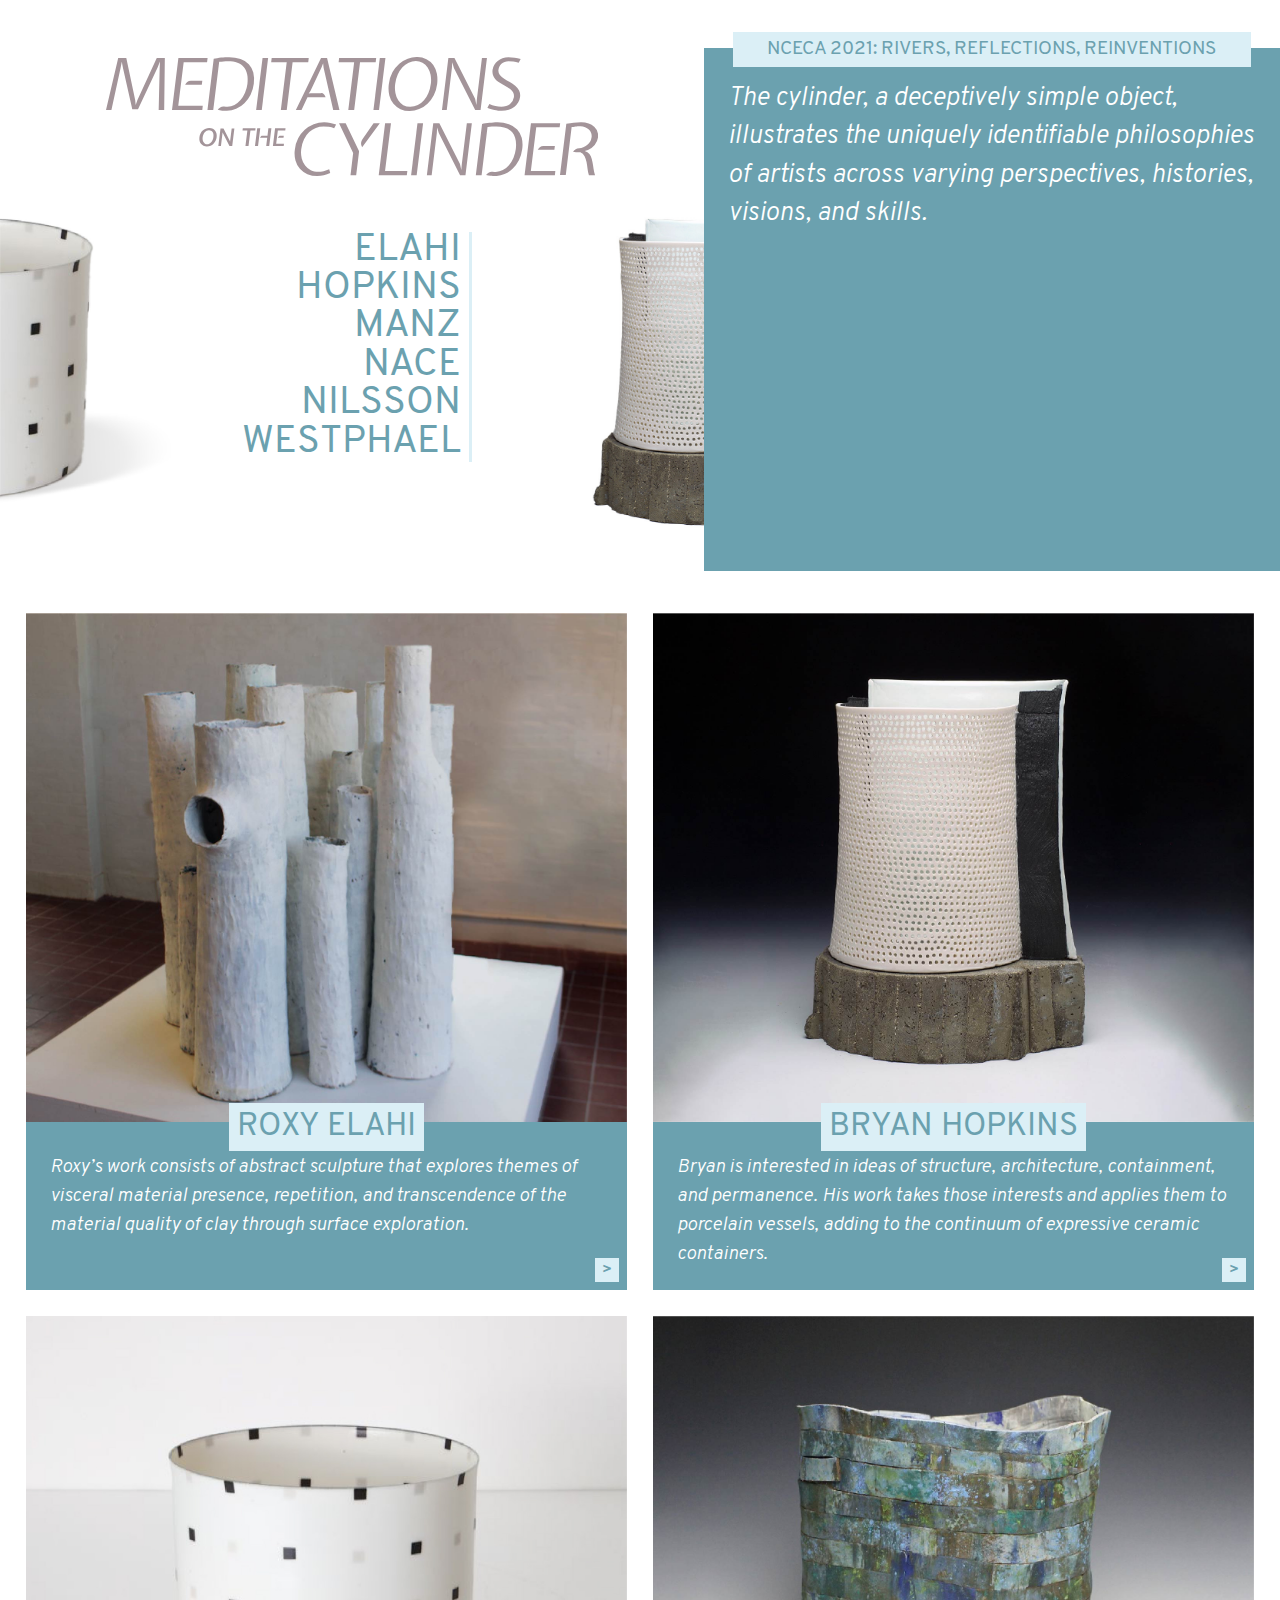
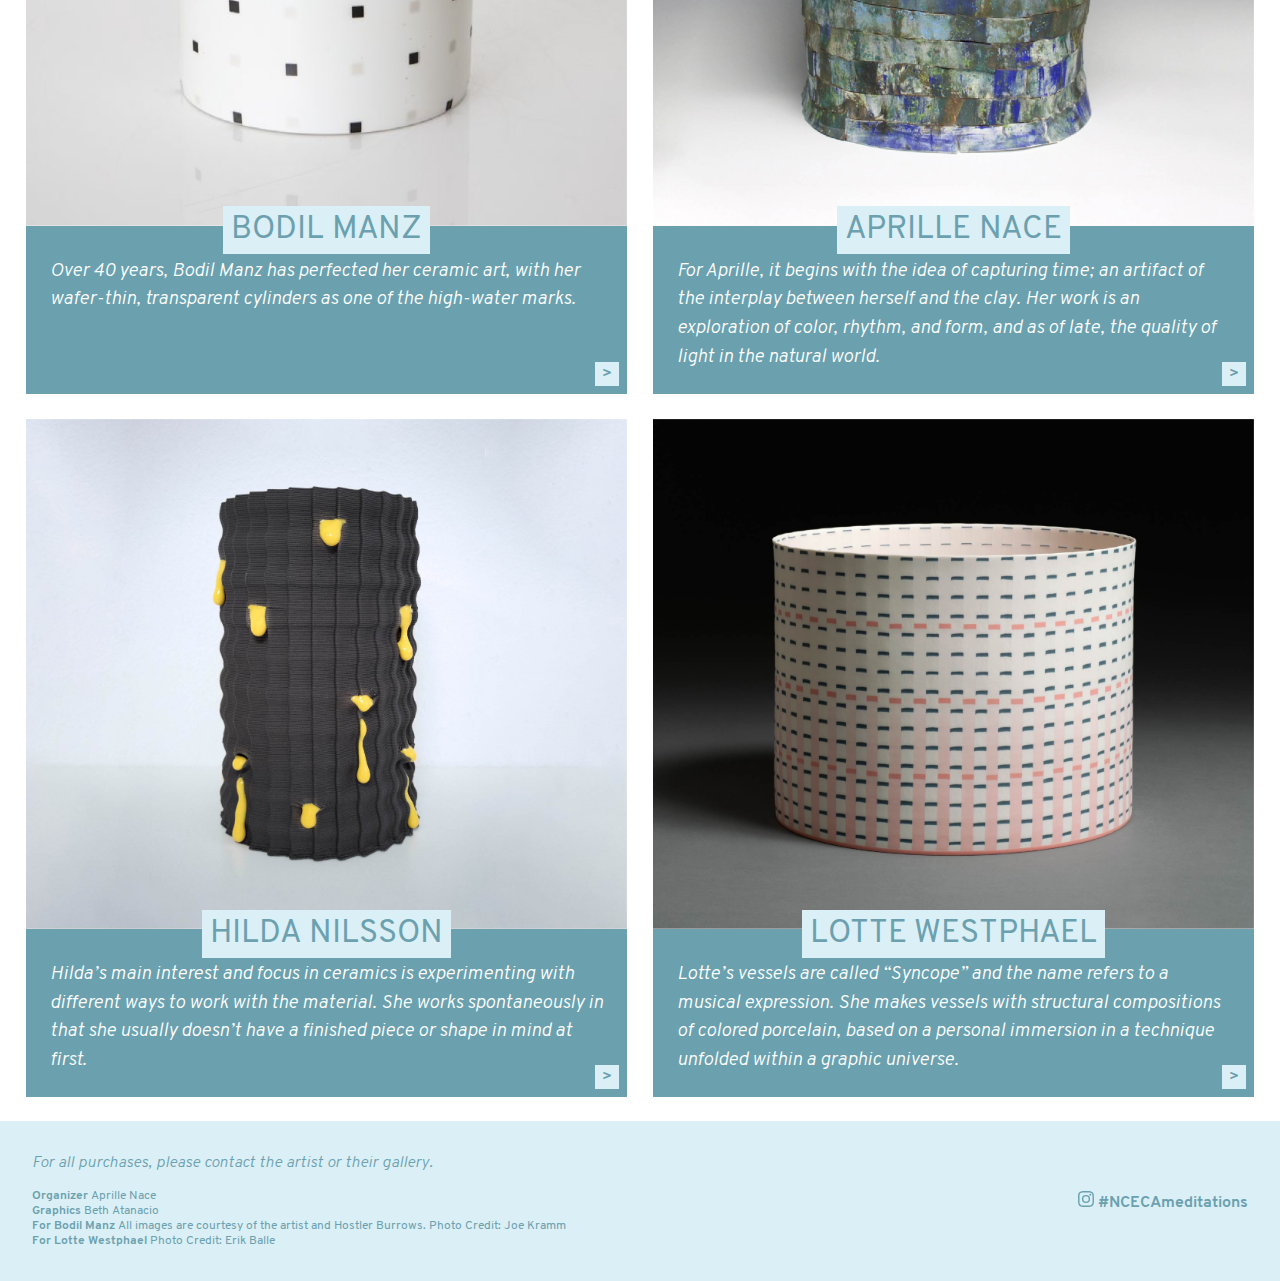
<file: index.html>
<!doctype html>
<html>
<head>
<meta charset="UTF-8">
<meta name="viewport" content="width=device-width, initial-scale=1">
<meta property="og:image" content="https://www.ncecameditations.com/assets/facebook_thumbnail.jpg" />
<meta property="og:type" content="website" />
<meta property="og:url" content="https://www.ncecameditations.com" />
<meta property="og:title" content="Meditations On The Cylinder" />
<meta property="og:description" content="The cylinder, a deceptively simple object, illustrates the uniquely identifiable philosophies of artists across varying perspectives, histories, visions, and skills." />
	
<!-- Global site tag (gtag.js) - Google Analytics -->
<script async src="https://www.googletagmanager.com/gtag/js?id=G-9WFRMF87Z2"></script>
<script>
  window.dataLayer = window.dataLayer || [];
  function gtag(){dataLayer.push(arguments);}
  gtag('js', new Date());

  gtag('config', 'G-9WFRMF87Z2');
</script>
	
<title>Meditations On The Cylinder</title>
<link href="css/sanitize.css" rel="stylesheet" type="text/css" media="screen">
<link href="css/html5reset-1.6.1.css" rel="stylesheet" type="text/css" media="screen">
<link href="css/main.css" rel="stylesheet" type="text/css" media="screen">
<link rel="shortcut icon" href="assets/favicon.ico" type="image/x-icon" />
</head>

<body>
	<div class="main">
		<div class="opener">
			<div class="opener-1">
				<div class="opener-1-A">
					<div class="title"><img src="assets/meditations_logo.svg" alt="Meditations On The Cylinder"/></div>
				</div>
			  <div class="opener-1-B">
					<div class="opener-1-B-1"><img src="assets/titlework_BM.jpg" alt="artwork by Bodil Manz"/></div>
					<div class="opener-1-B-2">
						<ul>
							<li><a href="elahi.html" title="Roxy Elahi" target="_self">Elahi</a></li>
							<li><a href="hopkins.html" title="Bryan Hopkins" target="_self">Hopkins</a></li>
							<li><a href="manz.html" title="Bodil Manz" target="_self">Manz</a></li>
							<li><a href="nace.html" title="Aprille Nace" target="_self">Nace</a></li>
							<li><a href="nilsson.html" title="Hilda Nilsson" target="_self">Nilsson</a></li>
							<li><a href="westphael.html" title="Lotte Westphael" target="_self">Westphael</a></li>
						</ul>
				  	</div>
					<div class="opener-1-B-3"><img src="assets/titlework_BH.jpg" alt="artwork by Bryan Hopkins"/></div>
			  </div>
			</div>

			<div class="opener-2">
				<div class="opener-2-A"><a href="https://nceca.vfairs.com/" title="NCECA 2021" target="_blank">NCECA 2021: Rivers, Reflections, Reinventions</a></div>
				<div class="opener-2-B">
					<p class="text-intro">The cylinder, a deceptively simple object, illustrates the uniquely identifiable philosophies of artists across varying perspectives, histories, visions, and skills.</p>
					<iframe class="intro-video" src="https://www.youtube.com/embed/_j78nk3G5f4" frameborder="0" allow="accelerometer; autoplay; clipboard-write; encrypted-media; gyroscope; picture-in-picture" allowfullscreen></iframe>
				</div>
			</div>
		</div>
		<div class="artists">
			<div class="artist-card">
				<a href="elahi.html" title="Roxy Elahi" target="_self">
				<div class="artist-main"><img src="assets/elahi_main.jpg" alt="Forest by Roxy Elahi" title="Forest by Roxy Elahi"/></div>
				<div class="artist-name"><p>Roxy Elahi</p></div>
				<div class="artist-intro"><p>Roxy’s work consists of abstract sculpture that explores themes of visceral material presence, repetition, and transcendence of the material quality of clay through surface exploration.</p></div>
				<div class="arrow"><p>&#62;</p></div>
				</a>
			</div>
			<div class="artist-card">
				<a href="hopkins.html" title="Bryan Hopkins" target="_self">
				<div class="artist-main"><img src="assets/hopkins_main.jpg" alt="Vase by Bryan Hopkins" title="Vase by Bryan Hopkins"/></div>
				<div class="artist-name"><p>Bryan Hopkins</p></div>
				<div class="artist-intro"><p>Bryan is interested in ideas of structure, architecture, containment, and permanence. His work takes those interests and applies them to porcelain vessels, adding to the continuum of expressive ceramic containers.</p></div>
				<div class="arrow"><p>&#62;</p></div>
				</a>
			</div>
			<div class="artist-card">
				<a href="manz.html" title="Bodil Manz" target="_self">
				<div class="artist-main"><img src="assets/manz_main.jpg" alt="Square, 2019 by Bodil Manz" title="Square, 2019 by Bodil Manz"/></div>
				<div class="artist-name"><p>Bodil Manz</p></div>
				<div class="artist-intro"><p>Over 40 years, Bodil Manz has perfected her ceramic art, with her wafer-thin, transparent cylinders as one of the high-water marks.</p></div>
				<div class="arrow"><p>&#62;</p></div>
				</a>
			</div>
			<div class="artist-card">
				<a href="nace.html" title="Aprille Nace" target="_self">
				<div class="artist-main"><img src="assets/nace_main.jpg" alt="Winter, 2020 by Aprille Nace" title="Winter, 2020 by Aprille Nace"/></div>
				<div class="artist-name"><p>Aprille Nace</p></div>
				<div class="artist-intro"><p>For Aprille, it begins with the idea of capturing time; an artifact of the interplay between herself and the clay.  Her work is an exploration of color, rhythm, and form, and as of late, the quality of light in the natural world.</p></div>
				<div class="arrow"><p>&#62;</p></div>
				</a>
			</div>
			<div class="artist-card">
				<a href="nilsson.html" title="Hilda Nilsson" target="_self">
				<div class="artist-main"><img src="assets/nilsson_main.jpg" alt="Dancing Cylinder by Hilda Nilsson" title="Dancing Cylinder by Hilda Nilsson"/></div>
				<div class="artist-name"><p>Hilda Nilsson</p></div>
				<div class="artist-intro"><p>Hilda’s main interest and focus in ceramics is experimenting with different ways to work with the material. She works spontaneously in that she usually doesn’t have a finished piece or shape in mind at first.</p></div>
				<div class="arrow"><p>&#62;</p></div>
				</a>
			</div>
			<div class="artist-card">
				<a href="westphael.html" title="Lotte Westphael" target="_self">
				<div class="artist-main"><img src="assets/westphael_main.jpg" alt="Polyrhythm Gradient - Rouge by Lotte Westphael" title="Polyrhythm Gradient - Rouge by Lotte Westphael"/></div>
				<div class="artist-name"><p>Lotte Westphael</p></div>
				<div class="artist-intro"><p>Lotte’s vessels are called “Syncope” and the name refers to a musical expression. She makes vessels with structural compositions of colored porcelain, based on a personal immersion in a technique unfolded within a graphic universe.</p></div>
				<div class="arrow"><p>&#62;</p></div>
				</a>
			</div>
		</div>
	</div>
	<div class="footer">
	<div class="footer-1">
		<p class="footer-note">For all purchases, please contact the artist or their gallery.</p>
		<p><span class="credit-header">Organizer </span><a href="https://www.aprillenace.com" title="Aprille Nace" target="_blank">Aprille Nace</a></p>
		<p><span class="credit-header">Graphics </span><a href="https://www.instagram.com/bmatanacio" title="Beth Atanacio on Instagram" target="_blank">Beth Atanacio</a></p>
		<p><span class="credit-header">For Bodil Manz </span>All images are courtesy of the artist and Hostler Burrows. Photo Credit: Joe Kramm</p>
		<p><span class="credit-header">For Lotte Westphael </span>Photo Credit: Erik Balle</p>
	</div>
	<div class="footer-2"><a href="https://www.instagram.com/explore/tags/ncecameditations" title="Instagram tag NCECAmeditations" target="_blank"><img src="assets/instagram_blue.svg" alt="Instagram logo"/>#NCECAmeditations</a>
	</div>
	</div>
</body>
</html>
</file>
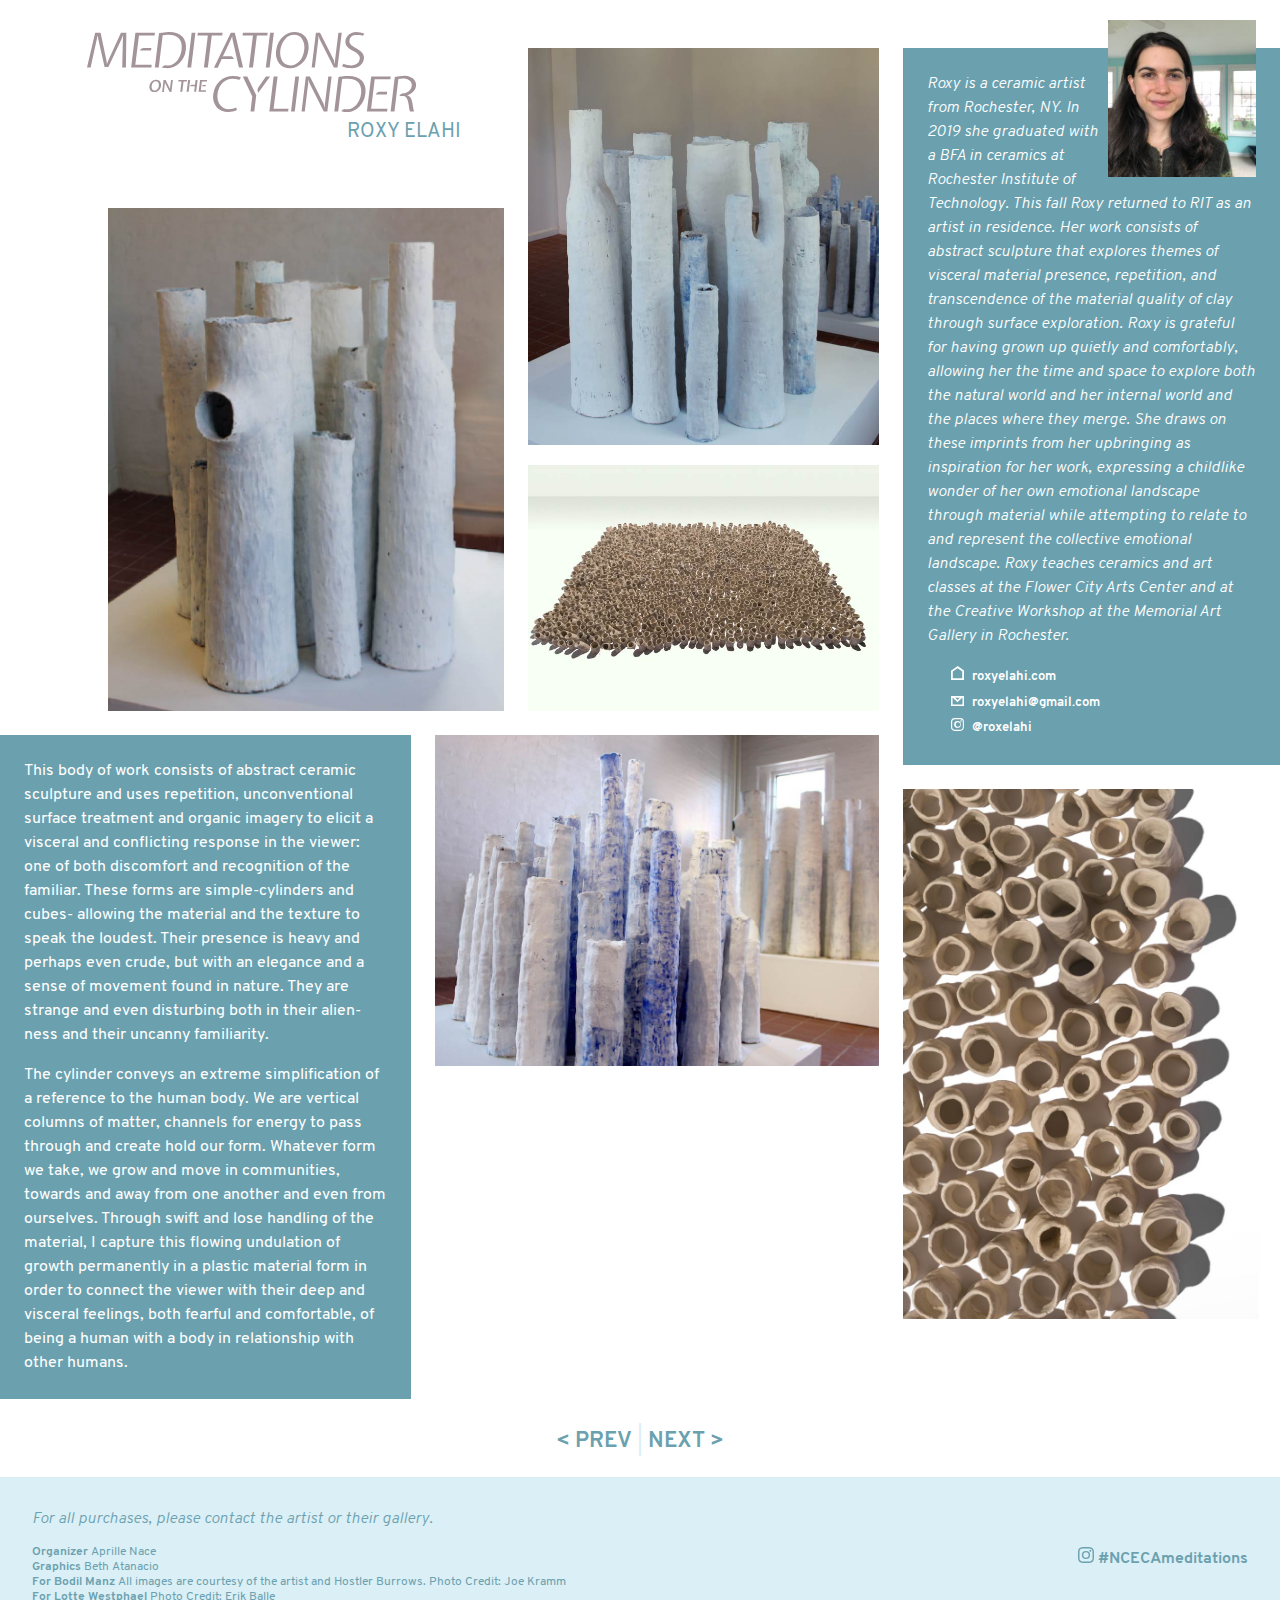
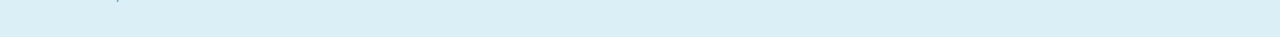
<file: elahi.html>
<!doctype html>
<html>
<head>
<meta charset="UTF-8">
<meta name="viewport" content="width=device-width, initial-scale=1">
	
<!-- Global site tag (gtag.js) - Google Analytics -->
<script async src="https://www.googletagmanager.com/gtag/js?id=G-9WFRMF87Z2"></script>
<script>
  window.dataLayer = window.dataLayer || [];
  function gtag(){dataLayer.push(arguments);}
  gtag('js', new Date());

  gtag('config', 'G-9WFRMF87Z2');
</script>
	
<title>Meditations On The Cylinder: Roxy Elahi</title>
<link href="css/sanitize.css" rel="stylesheet" type="text/css" media="screen">
<link href="css/html5reset-1.6.1.css" rel="stylesheet" type="text/css" media="screen">
<link href="css/main.css" rel="stylesheet" type="text/css" media="screen">
<link rel="shortcut icon" href="assets/favicon.ico" type="image/x-icon" />
</head>

<body>
	<div class="artist-main">
		<div class="artist-opener">
			<div class="artist-title"><a href="index.html" title="Meditations On The Cylinder" target="_self"><img src="assets/meditations_logo.svg" alt="Meditations On The Cylinder"/></a></div>
			<p>Roxy Elahi</p>
		</div>
		<div class="layout-container">
		<div class="area-1">
			<div class="bio-container">
    			<img src="assets/artist-photo_elahi.jpg" alt="Roxy Elahi"/> 
				<div class="bio-text">
				 <p>Roxy is a ceramic artist from Rochester, NY. In 2019 she graduated with a BFA in ceramics at Rochester Institute of Technology. This fall Roxy returned to RIT as an artist in residence. Her work consists of abstract sculpture that explores themes of visceral material presence, repetition, and transcendence of the material quality of clay through surface exploration. Roxy is grateful for having grown up quietly and comfortably, allowing her the time and space to explore both the natural world and her internal world and the places where they merge. She draws on these imprints from her upbringing as inspiration for her work, expressing a childlike wonder of her own emotional landscape through material while attempting to relate to and represent the collective emotional landscape. Roxy teaches ceramics and art classes at the Flower City Arts Center and at the Creative Workshop at the Memorial Art Gallery in Rochester. </p>
				</div>
				<div class="contact-info">
					<div class="artist-website"><a href="https://www.roxyelahi.com" title="Roxy Elahi" target="_blank">roxyelahi.com</a></div>
					<div class="artist-email"><a href="mailto:roxyelahi@gmail.com">roxyelahi@gmail.com</a></div>
					<div class="artist-instagram"><a href="https://www.instagram.com/roxelahi/" title="Roxy Elahi on Instagram" target="_blank">@roxelahi</a></div>
				</div>
			</div>
  			<div class="art-1">
		    <img src="assets/art_elahi-1.jpg" alt="Sea of Tubes by Roxy Elahi" title="Sea of Tubes by Roxy Elahi"/>
			</div>
		</div>
		<div class="area-2">
			<div class="area-2-A">
				<div class="area-2-A-1">
					<div class="art-2">
						<img src="assets/art_elahi-2.jpg" alt="Forest by Roxy Elahi" title="Forest by Roxy Elahi"/>
					</div>
				</div>
				<div class="area-2-A-2">
					<div class="art-3">
						<img src="assets/art_elahi-3.jpg" alt="Forest by Roxy Elahi" title="Forest by Roxy Elahi"/>
					</div>
					<div class="art-4">
						<img src="assets/art_elahi-4.jpg" alt="Sea of Tubes by Roxy Elahi" title="Sea of Tubes by Roxy Elahi"/>
					</div>
				</div>
			</div>
			<div class="area-2-B">
				<div class="art-5">
					<img src="assets/art_elahi-5.jpg" alt="Tube Garden by Roxy Elahi" title="Tube Garden by Roxy Elahi"/>
				</div>
				<div class="statement-container">
					<div class="statement-text">
						<p>This body of work consists of abstract ceramic sculpture and uses repetition, unconventional surface treatment and organic imagery to elicit a visceral and conflicting response in the viewer: one of both discomfort and recognition of the familiar. These forms are simple-cylinders and cubes- allowing the material and the texture to speak the loudest. Their presence is heavy and perhaps even crude, but with an elegance and a sense of movement found in nature. They are strange and even disturbing both in their alien-ness and their uncanny familiarity.</p>
						<p>The cylinder conveys an extreme simplification of a reference to the human body. We are vertical columns of matter, channels for energy to pass through and create hold our form. Whatever form we take, we grow and move in communities, towards and away from one another and even from ourselves. Through swift and lose handling of the material, I capture this flowing undulation of growth permanently in a plastic material form in order to connect the viewer with their deep and visceral feelings, both fearful and comfortable, of being a human with a body in relationship with other humans.</p>
					</div>
				</div>
			</div>
		</div>
		</div>
		<div class="prev-next">
			<p><a href="westphael.html" title="Lotte Westphael" target="_self">&#60; PREV</a> | <a href="hopkins.html" title="Bryan Hopkins" target="_self">NEXT &#62;</a></p>
		</div>
</div>
		
	<div class="footer">
	<div class="footer-1">
		<p class="footer-note">For all purchases, please contact the artist or their gallery.</p>
		<p><span class="credit-header">Organizer </span><a href="https://www.aprillenace.com" title="Aprille Nace" target="_blank">Aprille Nace</a></p>
		<p><span class="credit-header">Graphics </span><a href="https://www.instagram.com/bmatanacio" title="Beth Atanacio on Instagram" target="_blank">Beth Atanacio</a></p>
		<p><span class="credit-header">For Bodil Manz </span>All images are courtesy of the artist and Hostler Burrows. Photo Credit: Joe Kramm</p>
		<p><span class="credit-header">For Lotte Westphael </span>Photo Credit: Erik Balle</p>
	</div>
	<div class="footer-2"><a href="https://www.instagram.com/explore/tags/ncecameditations" title="Instagram tag NCECAmeditations" target="_blank"><img src="assets/instagram_blue.svg" alt="Instagram logo"/>#NCECAmeditations</a>
	</div>
	</div>
</body>
</html>
</file>
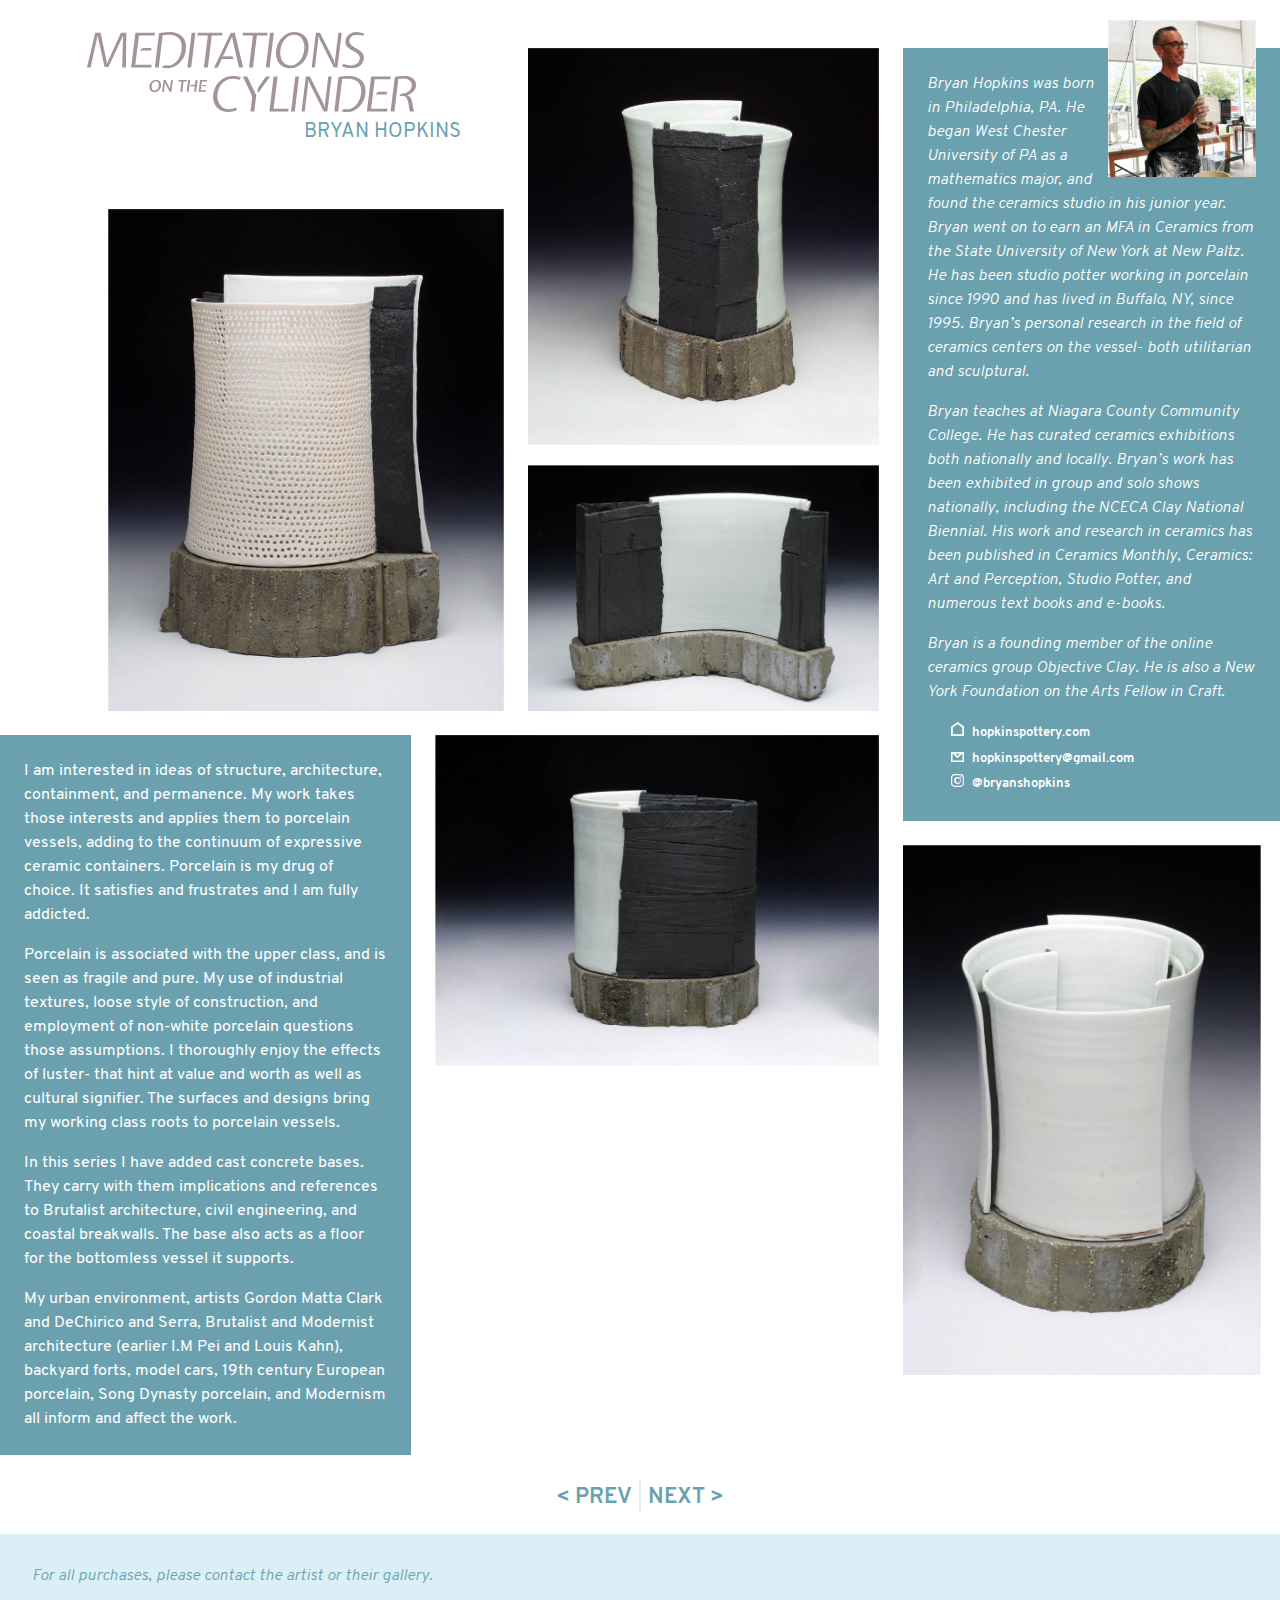
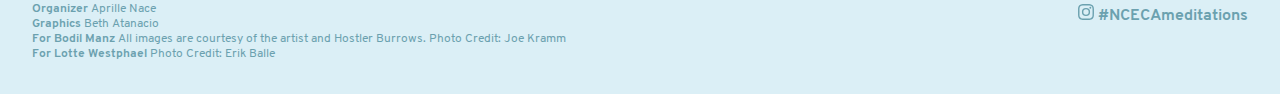
<file: hopkins.html>
<!doctype html>
<html>
<head>
<meta charset="UTF-8">
<meta name="viewport" content="width=device-width, initial-scale=1">
	
<!-- Global site tag (gtag.js) - Google Analytics -->
<script async src="https://www.googletagmanager.com/gtag/js?id=G-9WFRMF87Z2"></script>
<script>
  window.dataLayer = window.dataLayer || [];
  function gtag(){dataLayer.push(arguments);}
  gtag('js', new Date());

  gtag('config', 'G-9WFRMF87Z2');
</script>
	
<title>Meditations On The Cylinder: Bryan Hopkins</title>
<link href="css/sanitize.css" rel="stylesheet" type="text/css" media="screen">
<link href="css/html5reset-1.6.1.css" rel="stylesheet" type="text/css" media="screen">
<link href="css/main.css" rel="stylesheet" type="text/css" media="screen">
<link rel="shortcut icon" href="assets/favicon.ico" type="image/x-icon" />
</head>

<body>
	<div class="artist-main">
		<div class="artist-opener">
			<div class="artist-title"><a href="index.html" title="Meditations On The Cylinder" target="_self"><img src="assets/meditations_logo.svg" alt="Meditations On The Cylinder"/></a></div>
			<p>Bryan Hopkins</p>
		</div>
		<div class="layout-container">
		<div class="area-1">
			<div class="bio-container">
    			<img src="assets/artist-photo_hopkins.jpg" alt="Bryan Hopkins"/> 
				<div class="bio-text">
				 <p>Bryan Hopkins was born in Philadelphia, PA. He began West Chester University of PA as a mathematics major, and found the ceramics studio in his junior year. Bryan went on to earn an MFA in Ceramics from the State University of New York at New Paltz. He has been studio potter working in porcelain since 1990 and has lived in Buffalo, NY, since 1995. Bryan’s personal research in the field of ceramics centers on the vessel- both utilitarian and sculptural.</p>
				<p>Bryan teaches at Niagara County Community College. He has curated ceramics exhibitions both nationally and locally.  Bryan’s work has been exhibited in group and solo shows nationally, including the NCECA Clay National Biennial. His work and research in ceramics has been published in Ceramics Monthly, Ceramics: Art and Perception, Studio Potter, and numerous text books and e-books.</p>
				<p>Bryan is a founding member of the online ceramics group Objective Clay. He is also a New York Foundation on the Arts Fellow in Craft.</p>
				</div>
				<div class="contact-info">
					<div class="artist-website"><a href="https://www.hopkinspottery.com" title="Bryan Hopkins Pottery" target="_blank">hopkinspottery.com</a></div>
					<div class="artist-email"><a href="mailto:hopkinspottery@gmail.com">hopkinspottery@gmail.com</a></div>
					<div class="artist-instagram"><a href="https://www.instagram.com/bryanshopkins/" title="Bryan Hopkins on Instagram" target="_blank">@bryanshopkins</a></div>
				</div>
			</div>
  			<div class="art-1">
		    <img src="assets/art_hopkins-1.jpg" alt="Vase by Bryan Hopkins" title="Vase by Bryan Hopkins"/>
			</div>
		</div>
		<div class="area-2">
			<div class="area-2-A">
				<div class="area-2-A-1">
					<div class="art-2">
						<img src="assets/art_hopkins-2.jpg" alt="Vase by Bryan Hopkins" title="Vase by Bryan Hopkins"/>
					</div>
				</div>
				<div class="area-2-A-2">
					<div class="art-3">
						<img src="assets/art_hopkins-3.jpg" alt="Vase by Bryan Hopkins" title="Vase by Bryan Hopkins"/>
					</div>
					<div class="art-4">
						<img src="assets/art_hopkins-4.jpg" alt="Vase by Bryan Hopkins" title="Vase by Bryan Hopkins"/>
					</div>
				</div>
			</div>
			<div class="area-2-B">
				<div class="art-5">
					<img src="assets/art_hopkins-5.jpg" alt="Vase by Bryan Hopkins" title="Vase by Bryan Hopkins"/>
				</div>
				<div class="statement-container">
					<div class="statement-text">
						<p>I am interested in ideas of structure, architecture, containment, and permanence. My work takes those interests and applies them to porcelain vessels, adding to the continuum of expressive ceramic containers. Porcelain is my drug of choice. It satisfies and frustrates and I am fully addicted.</p>
						<p>Porcelain is associated with the upper class, and is seen as fragile and pure. My use of industrial textures, loose style of construction, and employment of non-white porcelain questions those assumptions. I thoroughly enjoy the effects of luster- that hint at value and worth as well as cultural signifier. The surfaces and designs bring my working class roots to porcelain vessels.</p>
						<p>In this series I have added cast concrete bases. They carry with them implications and references to Brutalist architecture, civil engineering, and coastal breakwalls. The base also acts as a floor for the bottomless vessel it supports.</p>
						<p>My urban environment, artists Gordon Matta Clark and DeChirico and Serra, Brutalist and Modernist architecture (earlier I.M Pei and Louis Kahn), backyard forts, model cars, 19th century European porcelain, Song Dynasty porcelain, and Modernism all inform and affect the work.</p>
					</div>
				</div>
			</div>
		</div>
		</div>
		<div class="prev-next">
			<p><a href="elahi.html" title="Roxy Elahi" target="_self">&#60; PREV</a> | <a href="manz.html" title="Bodil Manz" target="_self">NEXT &#62;</a></p>
		</div>
</div>
		
	<div class="footer">
	<div class="footer-1">
		<p class="footer-note">For all purchases, please contact the artist or their gallery.</p>
		<p><span class="credit-header">Organizer </span><a href="https://www.aprillenace.com" title="Aprille Nace" target="_blank">Aprille Nace</a></p>
		<p><span class="credit-header">Graphics </span><a href="https://www.instagram.com/bmatanacio" title="Beth Atanacio on Instagram" target="_blank">Beth Atanacio</a></p>
		<p><span class="credit-header">For Bodil Manz </span>All images are courtesy of the artist and Hostler Burrows. Photo Credit: Joe Kramm</p>
		<p><span class="credit-header">For Lotte Westphael </span>Photo Credit: Erik Balle</p>
	</div>
	<div class="footer-2"><a href="https://www.instagram.com/explore/tags/ncecameditations" title="Instagram tag NCECAmeditations" target="_blank"><img src="assets/instagram_blue.svg" alt="Instagram logo"/>#NCECAmeditations</a>
	</div>
	</div>
</body>
</html>
</file>
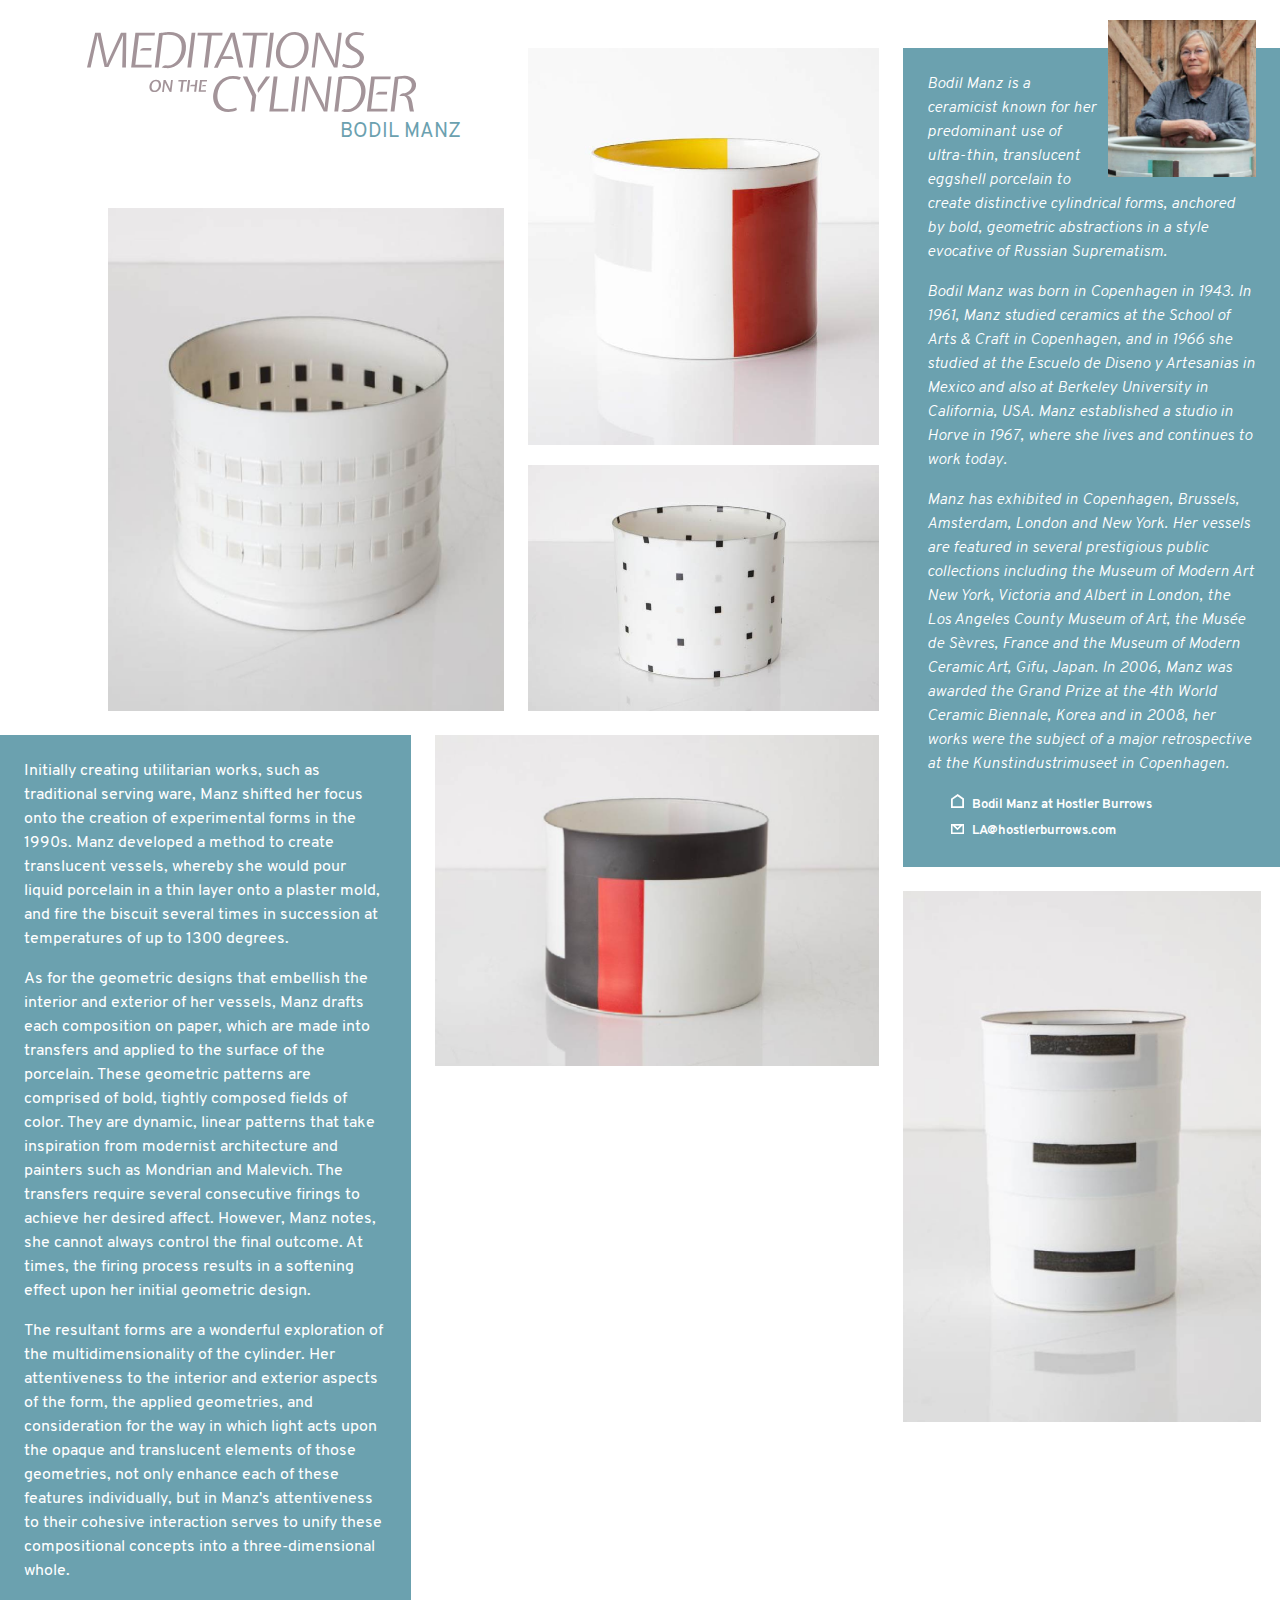
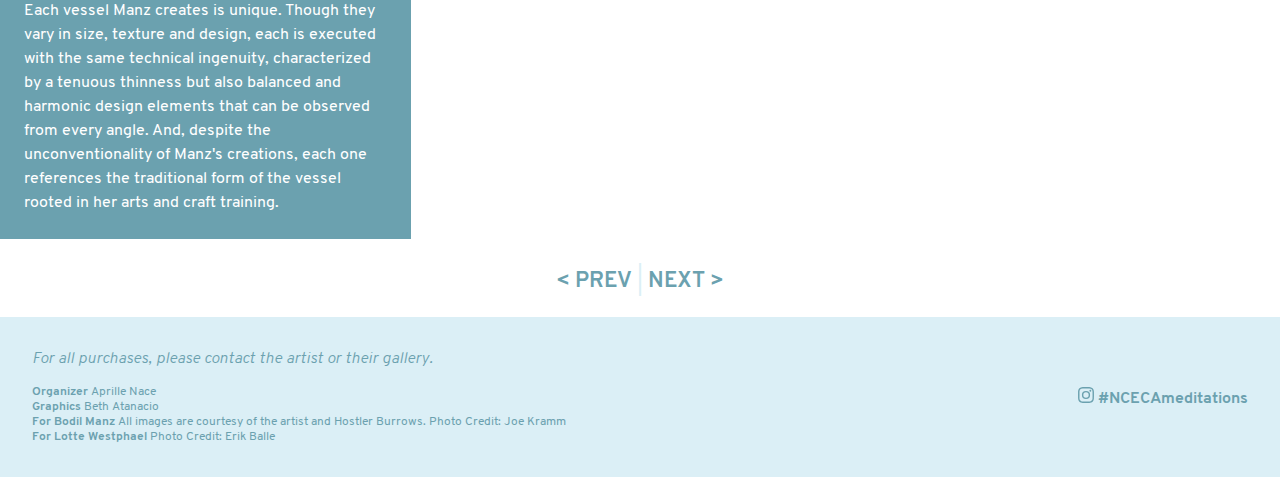
<file: manz.html>
<!doctype html>
<html>
<head>
<meta charset="UTF-8">
<meta name="viewport" content="width=device-width, initial-scale=1">
	
<!-- Global site tag (gtag.js) - Google Analytics -->
<script async src="https://www.googletagmanager.com/gtag/js?id=G-9WFRMF87Z2"></script>
<script>
  window.dataLayer = window.dataLayer || [];
  function gtag(){dataLayer.push(arguments);}
  gtag('js', new Date());

  gtag('config', 'G-9WFRMF87Z2');
</script>
	
<title>Meditations On The Cylinder: Bodil Manz</title>
<link href="css/sanitize.css" rel="stylesheet" type="text/css" media="screen">
<link href="css/html5reset-1.6.1.css" rel="stylesheet" type="text/css" media="screen">
<link href="css/main.css" rel="stylesheet" type="text/css" media="screen">
<link rel="shortcut icon" href="assets/favicon.ico" type="image/x-icon" />
</head>

<body>
	<div class="artist-main">
		<div class="artist-opener">
			<div class="artist-title"><a href="index.html" title="Meditations On The Cylinder" target="_self"><img src="assets/meditations_logo.svg" alt="Meditations On The Cylinder"/></a></div>
			<p>Bodil Manz</p>
		</div>
		<div class="layout-container">
		<div class="area-1">
			<div class="bio-container">
    			<img src="assets/artist-photo_manz.jpg" alt="Bodil Manz"/> 
				<div class="bio-text">
				<p>Bodil Manz is a ceramicist known for her predominant use of ultra-thin, translucent eggshell porcelain to create distinctive cylindrical forms, anchored by bold, geometric abstractions in a style evocative of Russian Suprematism.</p>
				<p>Bodil Manz was born in Copenhagen in 1943. In 1961, Manz studied ceramics at the School of Arts &#38; Craft in Copenhagen, and in 1966 she studied at the Escuelo de Diseno y Artesanias in Mexico and also at Berkeley University in California, USA. Manz established a studio in Horve in 1967, where she lives and continues to work today.</p>
				<p>Manz has exhibited in Copenhagen, Brussels, Amsterdam, London and New York. Her vessels are featured in several prestigious public collections including the Museum of Modern Art New York, Victoria and Albert in London, the Los Angeles County Museum of Art, the Musée de Sèvres, France and the Museum of Modern Ceramic Art, Gifu, Japan. In 2006, Manz was awarded the Grand Prize at the 4th World Ceramic Biennale, Korea and in 2008, her works were the subject of a major retrospective at the Kunstindustrimuseet in Copenhagen.</p>
				</div>
				<div class="contact-info">
					<div class="artist-website"><a href="https://www.hostlerburrows.com/artists-designers/bodil-manz" title="Hostler Burrows" target="_blank">Bodil Manz at Hostler Burrows</a></div>
					<div class="artist-email"><a href="mailto:LA@hostlerburrows.com">LA@hostlerburrows.com</a></div>
				</div>
			</div>
  			<div class="art-1">
		    <img src="assets/art_manz-1.jpg" alt="Black and White, 2019 by Bodil Manz" title="Black and White, 2019 by Bodil Manz"/>
			</div>
		</div>
		<div class="area-2">
			<div class="area-2-A">
				<div class="area-2-A-1">
					<div class="art-2">
						<img src="assets/art_manz-2.jpg" alt="January, 2019 by Bodil Manz" title="January, 2019 by Bodil Manz"/>
					</div>
				</div>
				<div class="area-2-A-2">
					<div class="art-3">
						<img src="assets/art_manz-3.jpg" alt="Summer, 2019 by Bodil Manz" title="Summer, 2019 by Bodil Manz"/>
					</div>
					<div class="art-4">
						<img src="assets/art_manz-4.jpg" alt="Square, 2019 by Bodil Manz" title="Square, 2019 by Bodil Manz"/>
					</div>
				</div>
			</div>
			<div class="area-2-B">
				<div class="art-5">
					<img src="assets/art_manz-5.jpg" alt="Summer with Red, 2019-2020 by Bodil Manz" title="Summer with Red, 2019-2020 by Bodil Manz"/>
				</div>
				<div class="statement-container">
					<div class="statement-text">
						<p>Initially creating utilitarian works, such as traditional serving ware, Manz shifted her focus onto the creation of experimental forms in the 1990s. Manz developed a method to create translucent vessels, whereby she would pour liquid porcelain in a thin layer onto a plaster mold, and fire the biscuit several times in succession at temperatures of up to 1300 degrees.</p>
						<p>As for the geometric designs that embellish the interior and exterior of her vessels, Manz drafts each composition on paper, which are made into transfers and applied to the surface of the porcelain. These geometric patterns are comprised of bold, tightly composed fields of color. They are dynamic, linear patterns that take inspiration from modernist architecture and painters such as Mondrian and Malevich. The transfers require several consecutive firings to achieve her desired affect. However, Manz notes, she cannot always control the final outcome. At times, the firing process results in a softening effect upon her initial geometric design.</p>
						<p>The resultant forms are a wonderful exploration of the multidimensionality of the cylinder. Her attentiveness to the interior and exterior aspects of the form, the applied geometries, and consideration for the way in which light acts upon the opaque and translucent elements of those geometries, not only enhance each of these features individually, but in Manz's attentiveness to their cohesive interaction serves to unify these compositional concepts into a three-dimensional whole.</p>
						<p>Each vessel Manz creates is unique. Though they vary in size, texture and design, each is executed with the same technical ingenuity, characterized by a tenuous thinness but also balanced and harmonic design elements that can be observed from every angle. And, despite the unconventionality of Manz's creations, each one references the traditional form of the vessel rooted in her arts and craft training.</p>
					</div>
				</div>
			</div>
		</div>
		</div>
		<div class="prev-next">
			<p><a href="hopkins.html" title="Bryan Hopkins" target="_self">&#60; PREV</a> | <a href="nace.html" title="Aprille Nace" target="_self">NEXT &#62;</a></p>
		</div>
</div>
		
	<div class="footer">
	<div class="footer-1">
		<p class="footer-note">For all purchases, please contact the artist or their gallery.</p>
		<p><span class="credit-header">Organizer </span><a href="https://www.aprillenace.com" title="Aprille Nace" target="_blank">Aprille Nace</a></p>
		<p><span class="credit-header">Graphics </span><a href="https://www.instagram.com/bmatanacio" title="Beth Atanacio on Instagram" target="_blank">Beth Atanacio</a></p>
		<p><span class="credit-header">For Bodil Manz </span>All images are courtesy of the artist and Hostler Burrows. Photo Credit: Joe Kramm</p>
		<p><span class="credit-header">For Lotte Westphael </span>Photo Credit: Erik Balle</p>
	</div>
	<div class="footer-2"><a href="https://www.instagram.com/explore/tags/ncecameditations" title="Instagram tag NCECAmeditations" target="_blank"><img src="assets/instagram_blue.svg" alt="Instagram logo"/>#NCECAmeditations</a>
	</div>
	</div>
</body>
</html>
</file>
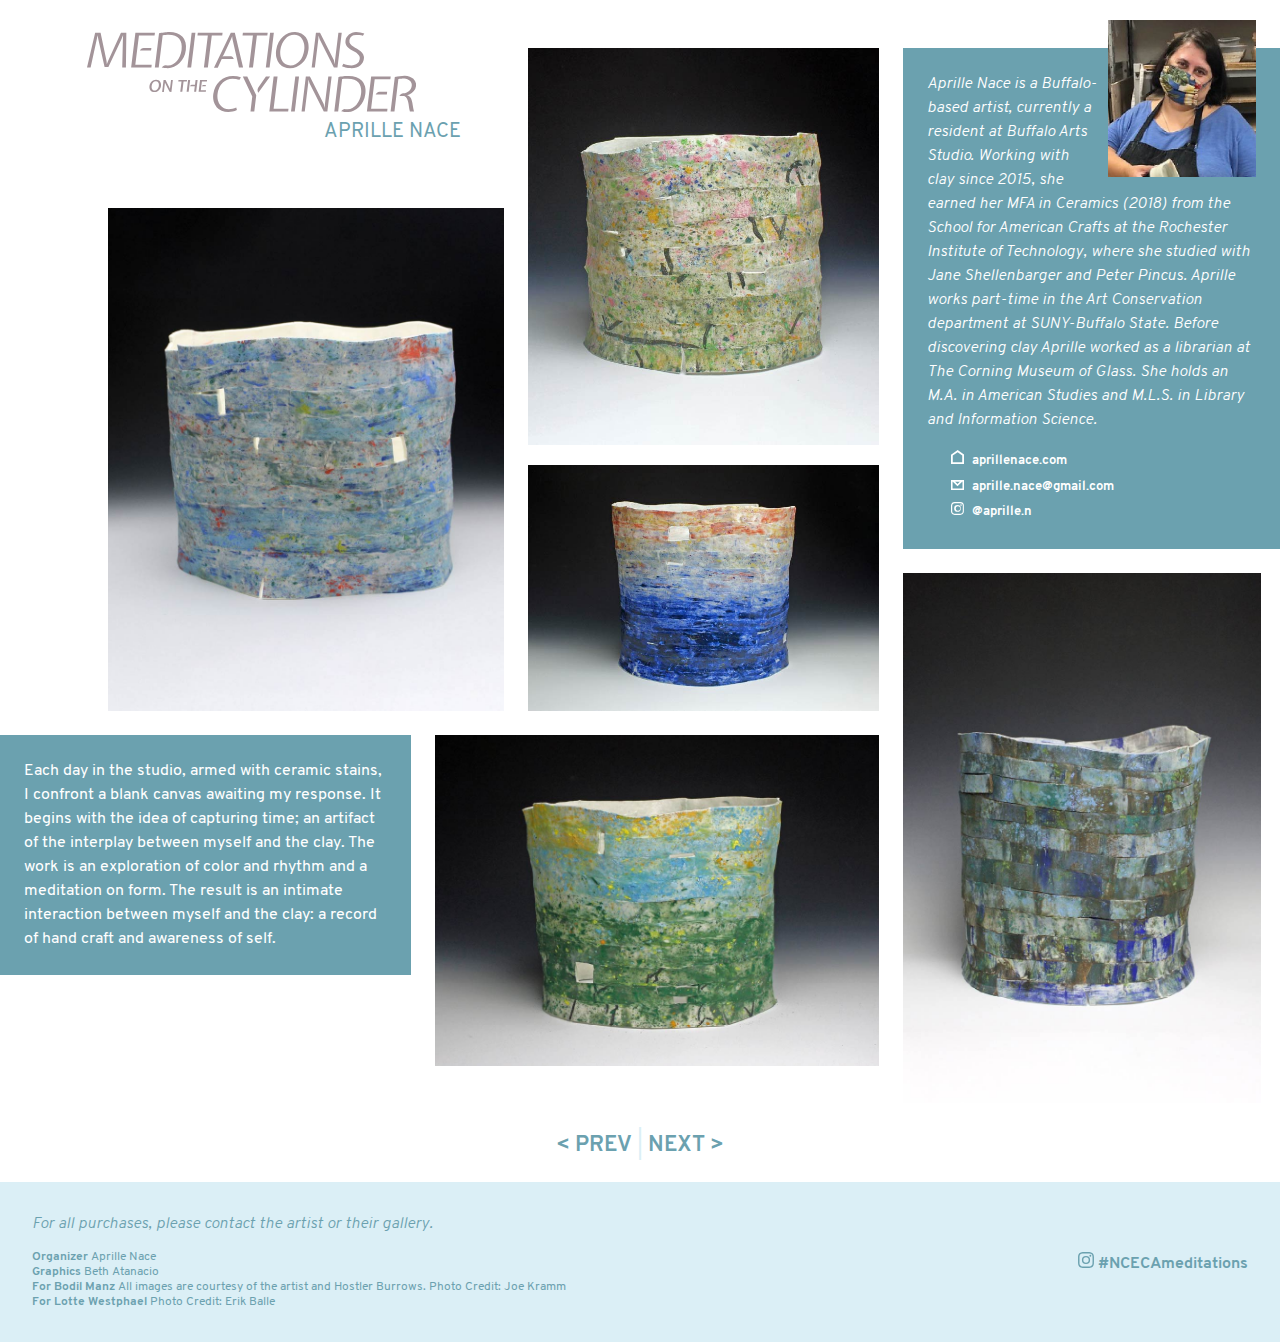
<file: nace.html>
<!doctype html>
<html>
<head>
<meta charset="UTF-8">
<meta name="viewport" content="width=device-width, initial-scale=1">
	
<!-- Global site tag (gtag.js) - Google Analytics -->
<script async src="https://www.googletagmanager.com/gtag/js?id=G-9WFRMF87Z2"></script>
<script>
  window.dataLayer = window.dataLayer || [];
  function gtag(){dataLayer.push(arguments);}
  gtag('js', new Date());

  gtag('config', 'G-9WFRMF87Z2');
</script>
	
<title>Meditations On The Cylinder: Aprille Nace</title>
<link href="css/sanitize.css" rel="stylesheet" type="text/css" media="screen">
<link href="css/html5reset-1.6.1.css" rel="stylesheet" type="text/css" media="screen">
<link href="css/main.css" rel="stylesheet" type="text/css" media="screen">
<link rel="shortcut icon" href="assets/favicon.ico" type="image/x-icon" />
</head>

<body>
	<div class="artist-main">
		<div class="artist-opener">
			<div class="artist-title"><a href="index.html" title="Meditations On The Cylinder" target="_self"><img src="assets/meditations_logo.svg" alt="Meditations On The Cylinder"/></a></div>
			<p>Aprille Nace</p>
		</div>
		<div class="layout-container">
		<div class="area-1">
			<div class="bio-container">
    			<img src="assets/artist-photo_nace.jpg" alt="Aprille Nace"/> 
				<div class="bio-text">
				 <p>Aprille Nace is a Buffalo-based artist, currently a resident at Buffalo Arts Studio.  Working with clay since 2015, she earned her MFA in Ceramics (2018) from the School for American Crafts at the Rochester Institute of Technology, where she studied with Jane Shellenbarger and Peter Pincus. Aprille works part-time in the Art Conservation department at SUNY-Buffalo State. Before discovering clay Aprille worked as a librarian at The Corning Museum of Glass. She holds an M.A. in American Studies and M.L.S. in Library and Information Science.</p>
				</div>
				<div class="contact-info">
					<div class="artist-website"><a href="https://www.aprillenace.com" title="Aprille Nace" target="_blank">aprillenace.com</a></div>
					<div class="artist-email"><a href="mailto:aprille.nace@gmail.com">aprille.nace@gmail.com</a></div>
					<div class="artist-instagram"><a href="https://www.instagram.com/aprille.n/" title="Aprille Nace on Instagram" target="_blank">@aprille.n</a></div>
				</div>
			</div>
  			<div class="art-1">
		    <img src="assets/art_nace-1.jpg" alt="Winter, 2020 by Aprille Nace" title="Winter, 2020 by Aprille Nace"/>
			</div>
		</div>
		<div class="area-2">
			<div class="area-2-A">
				<div class="area-2-A-1">
					<div class="art-2">
						<img src="assets/art_nace-2.jpg" alt="Sunrise, variation 3, 2021 by Aprille Nace" title="Sunrise, variation 3, 2021 by Aprille Nace"/>
					</div>
				</div>
				<div class="area-2-A-2">
					<div class="art-3">
						<img src="assets/art_nace-3.jpg" alt="Spring, 2020 by Aprille Nace" title="Spring, 2020 by Aprille Nace"/>
					</div>
					<div class="art-4">
						<img src="assets/art_nace-4.jpg" alt="Sunset, variation 8, 2021 by Aprille Nace" title="Sunset, variation 8, 2021 by Aprille Nace"/>
					</div>
				</div>
			</div>
			<div class="area-2-B">
				<div class="art-5">
					<img src="assets/art_nace-5.jpg" alt="Summer, 2020 by Aprille Nace" title="Summer, 2020 by Aprille Nace"/>
				</div>
				<div class="statement-container">
					<div class="statement-text">
						<p>Each day in the studio, armed with ceramic stains, I confront a blank canvas awaiting my response. It begins with the idea of capturing time; an artifact of the interplay between myself and the clay. The work is an exploration of color and rhythm and a meditation on form. The result is an intimate interaction between myself and the clay: a record of hand craft and awareness of self. </p>
					</div>
				</div>
			</div>
		</div>
		</div>
		<div class="prev-next">
			<p><a href="manz.html" title="Bodil Manz" target="_self">&#60; PREV</a> | <a href="nilsson.html" title="Hilda Nilsson" target="_self">NEXT &#62;</a></p>
		</div>
</div>
		
	<div class="footer">
	<div class="footer-1">
		<p class="footer-note">For all purchases, please contact the artist or their gallery.</p>
		<p><span class="credit-header">Organizer </span><a href="https://www.aprillenace.com" title="Aprille Nace" target="_blank">Aprille Nace</a></p>
		<p><span class="credit-header">Graphics </span><a href="https://www.instagram.com/bmatanacio" title="Beth Atanacio on Instagram" target="_blank">Beth Atanacio</a></p>
		<p><span class="credit-header">For Bodil Manz </span>All images are courtesy of the artist and Hostler Burrows. Photo Credit: Joe Kramm</p>
		<p><span class="credit-header">For Lotte Westphael </span>Photo Credit: Erik Balle</p>
	</div>
	<div class="footer-2"><a href="https://www.instagram.com/explore/tags/ncecameditations" title="Instagram tag NCECAmeditations" target="_blank"><img src="assets/instagram_blue.svg" alt="Instagram logo"/>#NCECAmeditations</a>
	</div>
	</div>
</body>
</html>
</file>
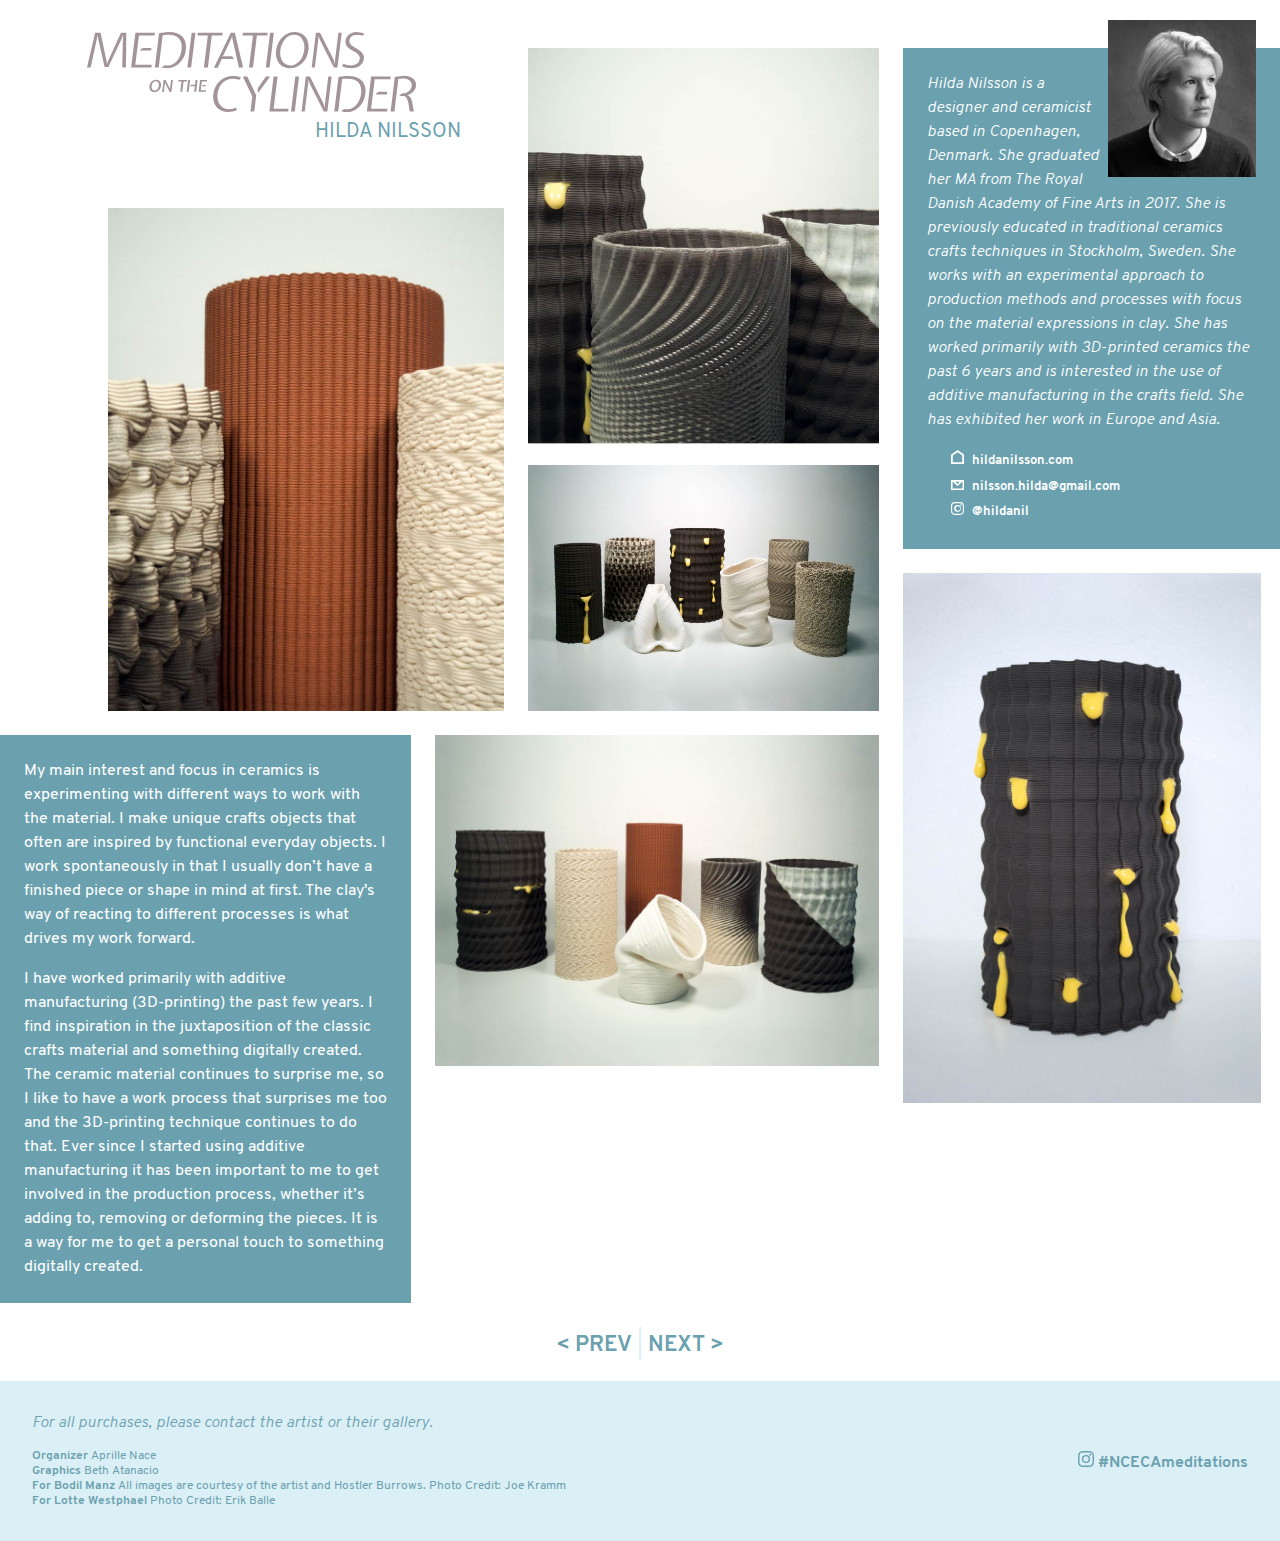
<file: nilsson.html>
<!doctype html>
<html>
<head>
<meta charset="UTF-8">
<meta name="viewport" content="width=device-width, initial-scale=1">
	
<!-- Global site tag (gtag.js) - Google Analytics -->
<script async src="https://www.googletagmanager.com/gtag/js?id=G-9WFRMF87Z2"></script>
<script>
  window.dataLayer = window.dataLayer || [];
  function gtag(){dataLayer.push(arguments);}
  gtag('js', new Date());

  gtag('config', 'G-9WFRMF87Z2');
</script>
	
<title>Meditations On The Cylinder: Hilda Nilsson</title>
<link href="css/sanitize.css" rel="stylesheet" type="text/css" media="screen">
<link href="css/html5reset-1.6.1.css" rel="stylesheet" type="text/css" media="screen">
<link href="css/main.css" rel="stylesheet" type="text/css" media="screen">
<link rel="shortcut icon" href="assets/favicon.ico" type="image/x-icon" />
</head>

<body>
	<div class="artist-main">
		<div class="artist-opener">
			<div class="artist-title"><a href="index.html" title="Meditations On The Cylinder" target="_self"><img src="assets/meditations_logo.svg" alt="Meditations On The Cylinder"/></a></div>
			<p>Hilda Nilsson</p>
		</div>
		<div class="layout-container">
		<div class="area-1">
			<div class="bio-container">
    			<img src="assets/artist-photo_nilsson.jpg" alt="Hilda Nilsson"/> 
				<div class="bio-text">
				 <p>Hilda Nilsson is a designer and ceramicist based in Copenhagen, Denmark. She graduated her MA from The Royal Danish Academy of Fine Arts in 2017. She is previously educated in traditional ceramics crafts techniques in Stockholm, Sweden. She works with an experimental approach to production methods and processes with focus on the material expressions in clay. She has worked primarily with 3D-printed ceramics the past 6 years and is interested in the use of additive manufacturing in the crafts field. She has exhibited her work in Europe and Asia.</p>
				</div>
				<div class="contact-info">
					<div class="artist-website"><a href="https://www.hildanilsson.com" title="Hilda Nilsson" target="_blank">hildanilsson.com</a></div>
					<div class="artist-email"><a href="mailto:nilsson.hilda@gmail.com">nilsson.hilda@gmail.com</a></div>
					<div class="artist-instagram"><a href="https://www.instagram.com/hildanil/" title="Hilda Nilsson on Instagram" target="_blank">@hildanil</a></div>
				</div>
			</div>
  			<div class="art-1">
		    <img src="assets/art_nilsson-1.jpg" alt="Dancing Cylinder by Hilda Nilsson" title="Dancing Cylinder by Hilda Nilsson"/>
			</div>
		</div>
		<div class="area-2">
			<div class="area-2-A">
				<div class="area-2-A-1">
					<div class="art-2">
						<img src="assets/art_nilsson-2.jpg" alt="Textures 1 by Hilda Nilsson" title="Textures 1 by Hilda Nilsson"/>
					</div>
				</div>
				<div class="area-2-A-2">
					<div class="art-3">
						<img src="assets/art_nilsson-3.jpg" alt="Textures 2 by Hilda Nilsson" title="Textures 2 by Hilda Nilsson"/>
					</div>
					<div class="art-4">
						<img src="assets/art_nilsson-4.jpg" alt="Group 2 by Hilda Nilsson" title="Group 2 by Hilda Nilsson"/>
					</div>
				</div>
			</div>
			<div class="area-2-B">
				<div class="art-5">
					<img src="assets/art_nilsson-5.jpg" alt="Group 1 by Hilda Nilsson" title="Group 1 by Hilda Nilsson"/>
				</div>
				<div class="statement-container">
					<div class="statement-text">
						<p>My main interest and focus in ceramics is experimenting with different ways to work with the material. I make unique crafts objects that often are inspired by functional everyday objects. I work spontaneously in that I usually don’t have a finished piece or shape in mind at first. The clay's way of reacting to different processes is what drives my work forward.</p>
						<p>I have worked primarily with additive manufacturing (3D-printing) the past few years. I find inspiration in the juxtaposition of the classic crafts material and something digitally created. The ceramic material continues to surprise me, so I like to have a work process that surprises me too and the 3D-printing technique continues to do that. Ever since I started using additive manufacturing it has been important to me to get involved in the production process, whether it’s adding to, removing or deforming the pieces. It is a way for me to get a personal touch to something digitally created.</p>
					</div>
				</div>
			</div>
		</div>
		</div>
		<div class="prev-next">
			<p><a href="nace.html" title="Aprille Nace" target="_self">&#60; PREV</a> | <a href="westphael.html" title="Lotte Westphael" target="_self">NEXT &#62;</a></p>
		</div>
</div>
		
	<div class="footer">
	<div class="footer-1">
		<p class="footer-note">For all purchases, please contact the artist or their gallery.</p>
		<p><span class="credit-header">Organizer </span><a href="https://www.aprillenace.com" title="Aprille Nace" target="_blank">Aprille Nace</a></p>
		<p><span class="credit-header">Graphics </span><a href="https://www.instagram.com/bmatanacio" title="Beth Atanacio on Instagram" target="_blank">Beth Atanacio</a></p>
		<p><span class="credit-header">For Bodil Manz </span>All images are courtesy of the artist and Hostler Burrows. Photo Credit: Joe Kramm</p>
		<p><span class="credit-header">For Lotte Westphael </span>Photo Credit: Erik Balle</p>
	</div>
	<div class="footer-2"><a href="https://www.instagram.com/explore/tags/ncecameditations" title="Instagram tag NCECAmeditations" target="_blank"><img src="assets/instagram_blue.svg" alt="Instagram logo"/>#NCECAmeditations</a>
	</div>
	</div>
</body>
</html>
</file>
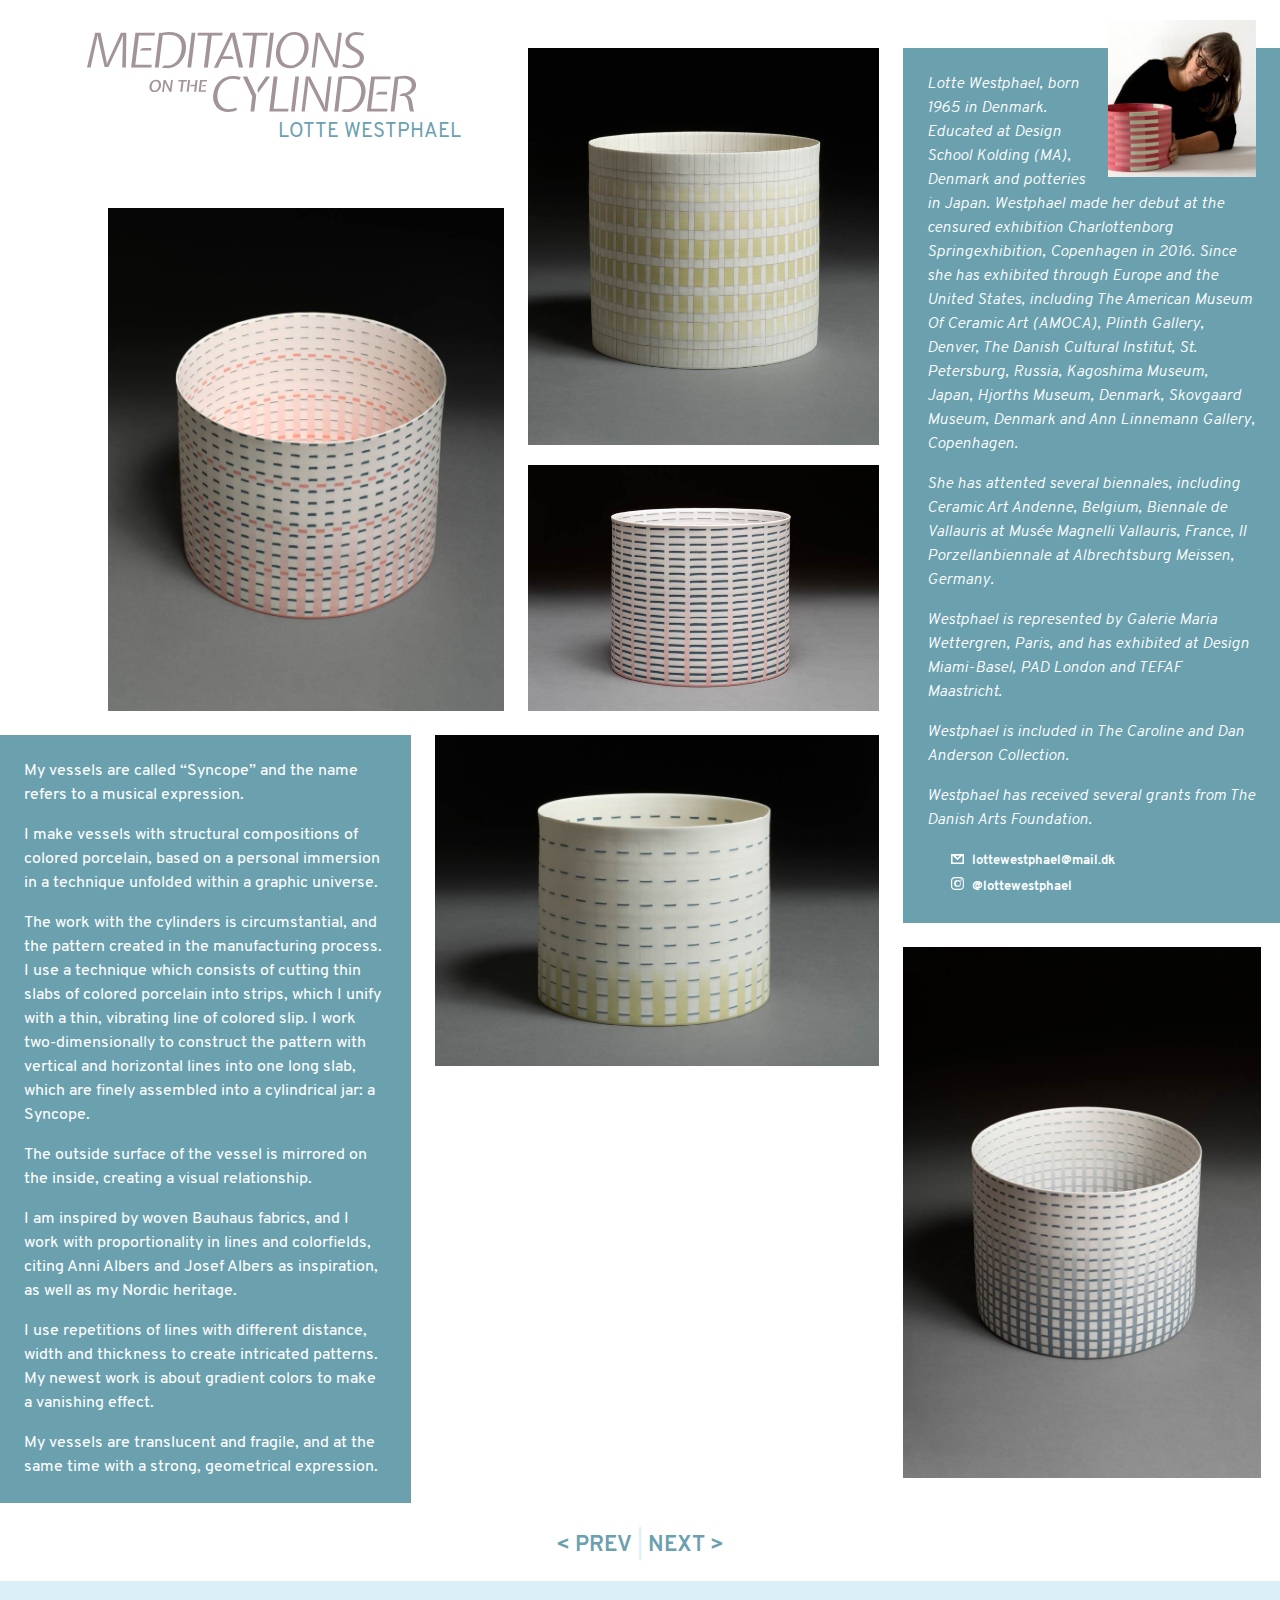
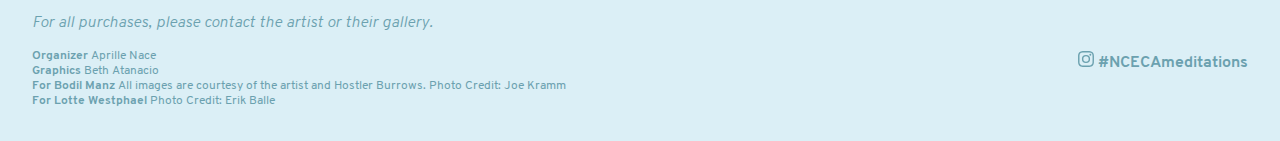
<file: westphael.html>
<!doctype html>
<html>
<head>
<meta charset="UTF-8">
<meta name="viewport" content="width=device-width, initial-scale=1">
	
<!-- Global site tag (gtag.js) - Google Analytics -->
<script async src="https://www.googletagmanager.com/gtag/js?id=G-9WFRMF87Z2"></script>
<script>
  window.dataLayer = window.dataLayer || [];
  function gtag(){dataLayer.push(arguments);}
  gtag('js', new Date());

  gtag('config', 'G-9WFRMF87Z2');
</script>
	
<title>Meditations On The Cylinder: Lotte Westphael</title>
<link href="css/sanitize.css" rel="stylesheet" type="text/css" media="screen">
<link href="css/html5reset-1.6.1.css" rel="stylesheet" type="text/css" media="screen">
<link href="css/main.css" rel="stylesheet" type="text/css" media="screen">
<link rel="shortcut icon" href="assets/favicon.ico" type="image/x-icon" />
</head>

<body>
	<div class="artist-main">
		<div class="artist-opener">
			<div class="artist-title"><a href="index.html" title="Meditations On The Cylinder" target="_self"><img src="assets/meditations_logo.svg" alt="Meditations On The Cylinder"/></a></div>
			<p>Lotte Westphael</p>
		</div>
		<div class="layout-container">
		<div class="area-1">
			<div class="bio-container">
    			<img src="assets/artist-photo_westphael.jpg" alt="Lotte Westphael"/> 
				<div class="bio-text">
				 <p>Lotte Westphael, born 1965 in Denmark. Educated at Design School Kolding (MA), Denmark and potteries in Japan. Westphael made her debut at the censured exhibition Charlottenborg Springexhibition, Copenhagen in 2016. Since she has exhibited through Europe and the United States, including The American Museum Of Ceramic Art (AMOCA), Plinth Gallery, Denver, The Danish Cultural Institut, St. Petersburg, Russia, Kagoshima Museum, Japan, Hjorths Museum, Denmark, Skovgaard Museum, Denmark and Ann Linnemann Gallery, Copenhagen.</p>
				<p>She has attented several biennales, including Ceramic Art Andenne, Belgium, Biennale de Vallauris at Musée Magnelli Vallauris, France, II Porzellanbiennale at Albrechtsburg Meissen, Germany.</p>
				<p>Westphael is represented by Galerie Maria Wettergren, Paris, and has exhibited at Design Miami-Basel, PAD London and TEFAF Maastricht.</p>
				<p>Westphael is included in The Caroline and Dan Anderson Collection.</p>
				<p>Westphael has received several grants from The Danish Arts Foundation.</p>
				</div>
				<div class="contact-info">
					<div class="artist-email"><a href="mailto:lottewestphael@mail.dk">lottewestphael@mail.dk</a></div>
					<div class="artist-instagram"><a href="https://www.instagram.com/lottewestphael/" title="Lotte Westphael on Instagram" target="_blank">@lottewestphael</a></div>
				</div>
			</div>
  			<div class="art-1">
		    <img src="assets/art_westphael-1.jpg" alt="Polyrhythm Gradient - Bluegray by Lotte Westphael" title="Polyrhythm Gradient - Bluegray by Lotte Westphael"/>
			</div>
		</div>
		<div class="area-2">
			<div class="area-2-A">
				<div class="area-2-A-1">
					<div class="art-2">
						<img src="assets/art_westphael-2.jpg" alt="Polyrhythm Gradient - Rouge by Lotte Westphael" title="Polyrhythm Gradient - Rouge by Lotte Westphael"/>
					</div>
				</div>
				<div class="area-2-A-2">
					<div class="art-3">
						<img src="assets/art_westphael-3.jpg" alt="Yellow Grid Gradient by Lotte Westphael" title="Yellow Grid Gradient by Lotte Westphael"/>
					</div>
					<div class="art-4">
						<img src="assets/art_westphael-4.jpg" alt="Blushing Polyrhythm by Lotte Westphael" title="Blushing Polyrhythm by Lotte Westphael"/>
					</div>
				</div>
			</div>
			<div class="area-2-B">
				<div class="art-5">
					<img src="assets/art_westphael-5.jpg" alt="Polyrhythm Gradient - Yellow by Lotte Westphael" title="Polyrhythm Gradient - Yellow by Lotte Westphael"/>
				</div>
				<div class="statement-container">
					<div class="statement-text">
						<p>My vessels are called “Syncope” and the name refers to a musical expression.</p>
						<p>I make vessels with structural compositions of colored porcelain, based on a personal immersion in a technique unfolded within a graphic universe.</p>
						<p>The work with the cylinders is circumstantial, and the pattern created in the manufacturing process. I use a technique which consists of cutting thin slabs of colored porcelain into strips, which I unify with a thin, vibrating line of colored slip. I work two-dimensionally to construct the pattern with vertical and horizontal lines into one long slab, which are finely assembled into a cylindrical jar: a Syncope.</p>
						<p>The outside surface of the vessel is mirrored on the inside, creating a visual relationship.</p>
						<p>I am inspired by woven Bauhaus fabrics, and I work with proportionality in lines and colorfields, citing Anni Albers and Josef Albers as inspiration, as well as my Nordic heritage.</p>
						<p>I use repetitions of lines with different distance, width and thickness to create intricated patterns. My newest work is about gradient colors to make a vanishing effect.</p>
						<p>My vessels are translucent and fragile, and at the same time with a strong, geometrical expression.</p>
					</div>
				</div>
			</div>
		</div>
		</div>
		<div class="prev-next">
			<p><a href="nilsson.html" title="Hilda Nilsson" target="_self">&#60; PREV</a> | <a href="elahi.html" title="Roxy Elahi" target="_self">NEXT &#62;</a></p>
		</div>
</div>
		
	<div class="footer">
	<div class="footer-1">
		<p class="footer-note">For all purchases, please contact the artist or their gallery.</p>
		<p><span class="credit-header">Organizer </span><a href="https://www.aprillenace.com" title="Aprille Nace" target="_blank">Aprille Nace</a></p>
		<p><span class="credit-header">Graphics </span><a href="https://www.instagram.com/bmatanacio" title="Beth Atanacio on Instagram" target="_blank">Beth Atanacio</a></p>
		<p><span class="credit-header">For Bodil Manz </span>All images are courtesy of the artist and Hostler Burrows. Photo Credit: Joe Kramm</p>
		<p><span class="credit-header">For Lotte Westphael </span>Photo Credit: Erik Balle</p>
	</div>
	<div class="footer-2"><a href="https://www.instagram.com/explore/tags/ncecameditations" title="Instagram tag NCECAmeditations" target="_blank"><img src="assets/instagram_blue.svg" alt="Instagram logo"/>#NCECAmeditations</a>
	</div>
	</div>
</body>
</html>
</file>
<file: css/sanitize.css>
/* Document
 * ========================================================================== */

/**
 * Add border box sizing in all browsers (opinionated).
 */

*,
::before,
::after {
  box-sizing: border-box;
}

/**
 * 1. Add text decoration inheritance in all browsers (opinionated).
 * 2. Add vertical alignment inheritance in all browsers (opinionated).
 */

::before,
::after {
  text-decoration: inherit; /* 1 */
  vertical-align: inherit; /* 2 */
}

/**
 * 1. Use the default cursor in all browsers (opinionated).
 * 2. Change the line height in all browsers (opinionated).
 * 3. Use a 4-space tab width in all browsers (opinionated).
 * 4. Remove the grey highlight on links in iOS (opinionated).
 * 5. Prevent adjustments of font size after orientation changes in
 *    IE on Windows Phone and in iOS.
 * 6. Breaks words to prevent overflow in all browsers (opinionated).
 */

html {
  cursor: default; /* 1 */
  line-height: 1.5; /* 2 */
  -moz-tab-size: 4; /* 3 */
  tab-size: 4; /* 3 */
  -webkit-tap-highlight-color: transparent /* 4 */;
  -ms-text-size-adjust: 100%; /* 5 */
  -webkit-text-size-adjust: 100%; /* 5 */
  word-break: break-word; /* 6 */
}

/* Sections
 * ========================================================================== */

/**
 * Remove the margin in all browsers (opinionated).
 */

body {
  margin: 0;
}

/**
 * Correct the font size and margin on `h1` elements within `section` and
 * `article` contexts in Chrome, Edge, Firefox, and Safari.
 */

h1 {
  font-size: 2em;
  margin: 0.67em 0;
}

/* Grouping content
 * ========================================================================== */

/**
 * Remove the margin on nested lists in Chrome, Edge, IE, and Safari.
 */

dl dl,
dl ol,
dl ul,
ol dl,
ul dl {
  margin: 0;
}

/**
 * Remove the margin on nested lists in Edge 18- and IE.
 */

ol ol,
ol ul,
ul ol,
ul ul {
  margin: 0;
}

/**
 * 1. Correct the inheritance of border color in Firefox.
 * 2. Add the correct box sizing in Firefox.
 * 3. Show the overflow in Edge 18- and IE.
 */

hr {
  color: inherit; /* 1 */
  height: 0; /* 2 */
  overflow: visible; /* 3 */
}

/**
 * Add the correct display in IE.
 */

main {
  display: block;
}

/**
 * Remove the list style on navigation lists in all browsers (opinionated).
 */

nav ol,
nav ul {
  list-style: none;
  padding: 0;
}

/**
 * Prevent VoiceOver from ignoring list semantics in Safari (opinionated).
 */

nav li::before {
  content: "\200B";
}

/**
 * 1. Correct the inheritance and scaling of font size in all browsers.
 * 2. Correct the odd `em` font sizing in all browsers.
 * 3. Prevent overflow of the container in all browsers (opinionated).
 */

pre {
  font-family: monospace, monospace; /* 1 */
  font-size: 1em; /* 2 */
  overflow: auto; /* 3 */
  -ms-overflow-style: scrollbar; /* 3 */
}

/* Text-level semantics
 * ========================================================================== */

/**
 * Remove the gray background on active links in IE 10.
 */

a {
  background-color: transparent;
}

/**
 * Add the correct text decoration in Edge 18-, IE, and Safari.
 */

abbr[title] {
  text-decoration: underline;
  text-decoration: underline dotted;
}

/**
 * Add the correct font weight in Chrome, Edge, and Safari.
 */

b,
strong {
  font-weight: bolder;
}

/**
 * 1. Correct the inheritance and scaling of font size in all browsers.
 * 2. Correct the odd `em` font sizing in all browsers.
 */

code,
kbd,
samp {
  font-family: monospace, monospace; /* 1 */
  font-size: 1em; /* 2 */
}

/**
 * Add the correct font size in all browsers.
 */

small {
  font-size: 80%;
}

/* Embedded content
 * ========================================================================== */

/*
 * Change the alignment on media elements in all browsers (opinionated).
 */

audio,
canvas,
iframe,
img,
svg,
video {
  vertical-align: middle;
}

/**
 * Add the correct display in IE 9-.
 */

audio,
video {
  display: inline-block;
}

/**
 * Add the correct display in iOS 4-7.
 */

audio:not([controls]) {
  display: none;
  height: 0;
}

/**
 * Remove the border on iframes in all browsers (opinionated).
 */

iframe {
  border-style: none;
}

/**
 * Remove the border on images within links in IE 10-.
 */

img {
  border-style: none;
}

/**
 * Change the fill color to match the text color in all browsers (opinionated).
 */

svg:not([fill]) {
  fill: currentColor;
}

/**
 * Hide the overflow in IE.
 */

svg:not(:root) {
  overflow: hidden;
}

/* Tabular data
 * ========================================================================== */

/**
 * 1. Collapse border spacing in all browsers (opinionated).
 * 2. Correct table border color inheritance in all Chrome, Edge, and Safari.
 * 3. Remove text indentation from table contents in Chrome, Edge, and Safari.
 */

table {
  border-collapse: collapse; /* 1 */
  border-color: inherit; /* 2 */
  text-indent: 0; /* 3 */
}

/* Forms
 * ========================================================================== */

/**
 * Remove the margin on controls in Safari.
 */

button,
input,
select {
  margin: 0;
}

/**
 * 1. Show the overflow in IE.
 * 2. Remove the inheritance of text transform in Edge 18-, Firefox, and IE.
 */

button {
  overflow: visible; /* 1 */
  text-transform: none; /* 2 */
}

/**
 * Correct the inability to style buttons in iOS and Safari.
 */

button,
[type="button"],
[type="reset"],
[type="submit"] {
  -webkit-appearance: button;
}

/**
 * 1. Change the inconsistent appearance in all browsers (opinionated).
 * 2. Correct the padding in Firefox.
 */

fieldset {
  border: 1px solid #a0a0a0; /* 1 */
  padding: 0.35em 0.75em 0.625em; /* 2 */
}

/**
 * Show the overflow in Edge 18- and IE.
 */

input {
  overflow: visible;
}

/**
 * 1. Correct the text wrapping in Edge 18- and IE.
 * 2. Correct the color inheritance from `fieldset` elements in IE.
 */

legend {
  color: inherit; /* 2 */
  display: table; /* 1 */
  max-width: 100%; /* 1 */
  white-space: normal; /* 1 */
}

/**
 * 1. Add the correct display in Edge 18- and IE.
 * 2. Add the correct vertical alignment in Chrome, Edge, and Firefox.
 */

progress {
  display: inline-block; /* 1 */
  vertical-align: baseline; /* 2 */
}

/**
 * Remove the inheritance of text transform in Firefox.
 */

select {
  text-transform: none;
}

/**
 * 1. Remove the margin in Firefox and Safari.
 * 2. Remove the default vertical scrollbar in IE.
 * 3. Change the resize direction in all browsers (opinionated).
 */

textarea {
  margin: 0; /* 1 */
  overflow: auto; /* 2 */
  resize: vertical; /* 3 */
  resize: block; /* 3 */
}

/**
 * Remove the padding in IE 10-.
 */

[type="checkbox"],
[type="radio"] {
  padding: 0;
}

/**
 * 1. Correct the odd appearance in Chrome, Edge, and Safari.
 * 2. Correct the outline style in Safari.
 */

[type="search"] {
  -webkit-appearance: textfield; /* 1 */
  outline-offset: -2px; /* 2 */
}

/**
 * Correct the cursor style of increment and decrement buttons in Safari.
 */

::-webkit-inner-spin-button,
::-webkit-outer-spin-button {
  height: auto;
}

/**
 * Correct the text style of placeholders in Chrome, Edge, and Safari.
 */

::-webkit-input-placeholder {
  color: inherit;
  opacity: 0.54;
}

/**
 * Remove the inner padding in Chrome, Edge, and Safari on macOS.
 */

::-webkit-search-decoration {
  -webkit-appearance: none;
}

/**
 * 1. Correct the inability to style upload buttons in iOS and Safari.
 * 2. Change font properties to `inherit` in Safari.
 */

::-webkit-file-upload-button {
  -webkit-appearance: button; /* 1 */
  font: inherit; /* 2 */
}

/**
 * Remove the inner border and padding of focus outlines in Firefox.
 */

::-moz-focus-inner {
  border-style: none;
  padding: 0;
}

/**
 * Restore the focus outline styles unset by the previous rule in Firefox.
 */

:-moz-focusring {
  outline: 1px dotted ButtonText;
}

/**
 * Remove the additional :invalid styles in Firefox.
 */

:-moz-ui-invalid {
  box-shadow: none;
}

/* Interactive
 * ========================================================================== */

/*
 * Add the correct display in Edge 18- and IE.
 */

details {
  display: block;
}

/*
 * Add the correct styles in Edge 18-, IE, and Safari.
 */

dialog {
  background-color: white;
  border: solid;
  color: black;
  display: block;
  height: -moz-fit-content;
  height: -webkit-fit-content;
  height: fit-content;
  left: 0;
  margin: auto;
  padding: 1em;
  position: absolute;
  right: 0;
  width: -moz-fit-content;
  width: -webkit-fit-content;
  width: fit-content;
}

dialog:not([open]) {
  display: none;
}

/*
 * Add the correct display in all browsers.
 */

summary {
  display: list-item;
}

/* Scripting
 * ========================================================================== */

/**
 * Add the correct display in IE 9-.
 */

canvas {
  display: inline-block;
}

/**
 * Add the correct display in IE.
 */

template {
  display: none;
}

/* User interaction
 * ========================================================================== */

/*
 * Remove the tapping delay in IE 10.
 */

a,
area,
button,
input,
label,
select,
summary,
textarea,
[tabindex] {
  -ms-touch-action: manipulation;
}

/**
 * Add the correct display in IE 10-.
 */

[hidden] {
  display: none;
}

/* Accessibility
 * ========================================================================== */

/**
 * Change the cursor on busy elements in all browsers (opinionated).
 */

[aria-busy="true"] {
  cursor: progress;
}

/*
 * Change the cursor on control elements in all browsers (opinionated).
 */

[aria-controls] {
  cursor: pointer;
}

/*
 * Change the cursor on disabled, not-editable, or otherwise
 * inoperable elements in all browsers (opinionated).
 */

[aria-disabled="true"],
[disabled] {
  cursor: not-allowed;
}

/*
 * Change the display on visually hidden accessible elements
 * in all browsers (opinionated).
 */

[aria-hidden="false"][hidden] {
  display: initial;
}

[aria-hidden="false"][hidden]:not(:focus) {
  clip: rect(0, 0, 0, 0);
  position: absolute;
}
</file>
<file: css/main.css>
@charset "UTF-8";
/* CSS Document */

@font-face {
	font-family: Overpass;
	src: url("../assets/fonts/Overpass-Regular.ttf");
	font-weight:normal;
}

@font-face {
	font-family: Overpass;
	src: url("../assets/fonts/Overpass-Bold.ttf");
	font-weight: bold;
}

@font-face {
	font-family: Overpass;
	src: url("../assets/fonts/Overpass-LightItalic.ttf");
	font-weight: lighter;
	font-style: italic;
}

/* Main page */

a {
	text-decoration: none;	
}

body {
    width: 100%;
    height: 100%;
	font-family: "Overpass";
}

.opener {
  	display: flex;
  	align-items: center;
  	justify-content: center;
  	margin-bottom: 1rem;
}

.opener-1 {
	width: 55%;
}

.opener-1-A {
  display: flex;
  align-items: center;
  justify-content: center;
}

.title {
	width: 70%;
	padding: 2.5rem 0 1rem 0;
}

.opener-1-B {
	display:flex;
	justify-content:center;
}

.opener-1-B-1 {
	width: 31%;
	height: auto;
}

.opener-1-B-2 {
	width: 36%;
	margin: 5% 11% 0 0;
	height: 80%;
	border-right: solid;
	border-width:medium;
	border-color: #dbeff6;
}

.opener-1-B-3 {
	width: 22%;
	height: auto;
}

.opener-1-B-2 ul {
	list-style: none;
	padding-right: .5rem;
}

.opener-1-B-2 ul li {
	text-align: right;
}

.opener-1-B-2 ul li a {
	font-family: "Overpass";
	font-size: 3vw;
	color: #6ba1af;
	text-decoration: none;
	text-transform: uppercase;
}

.opener-1-B-2 ul li a:hover {
	color: #a39499;
}

.opener-1-B-1 img, .opener-1-B-3 img{
	width: 100%;
}

.opener-1-B-3 img{
	text-align: right;
}

.opener-2 {
	width: 45%;
	position: relative;
	display: flex;
	flex-flow: column;
	align-items: center;
	justify-content: center;
	background-color: #6ba1af;
	padding: 0 1.5rem;
	margin-top:3rem;
}

.opener-2-A {
	position: absolute;
	top:-1rem;
	text-align: center;
	background-color: #dbeff6;
	width:90%;
	padding: .5rem;
}

.opener-2-A a {
	font-size: 1.5vw;
	color: #6ba1af;
	text-decoration: none;
	text-transform: uppercase;
}

.opener-2-A a:hover {
	color: #a39499;
}

.opener-2-B {
	display: flex;
	flex-flow: column;
	align-items: center;
	justify-content: center;
}

.text-intro {
	font-size: 2vw;
	font-style: italic;
	font-weight: lighter;
	line-height: 1.5;
	color: #ffffff;
	margin: 2rem 0 1.5rem 0;
}

.intro-video {
	width:100%;
	height:22vw;
	margin: 0 0 2rem 0;
}

.artists {
	width: 100%;
	display:flex;
	flex-flow: row wrap;
	align-items: flex-start;
	justify-content: center;
}

.artist-card {
	width: 47%;
	display: flex;
	flex-flow: column;
	align-items: flex-start;
	justify-content: center;
	margin: 2% 1% 0 1%;
}

.artist-main {
	width: 100%;
	display: flex;
	flex-flow: column;
	align-items: flex-end;
	justify-content: center;
}

.artist-main img {
	width: inherit;
}

.artist-name {
	position: relative;
	display: flex;
	flex-flow: column;
	align-items: center;
	justify-content: center;
}

.artist-name p {
	position: absolute;
	top:-1.5vw;
	background-color: #dbeff6;
	padding: .5rem;
	font-size: 2.5vw;
	color: #6ba1af;
	text-decoration: none;
	text-transform: uppercase;
/*	height:3.75vw; 
	display:block;*/
}

.artist-intro {
	background-color: #6ba1af;
	height: 10vw;
	padding: 2rem 1.5rem 0 1.5rem;
}

.artist-intro p {
	font-size: 1.5vw;
	font-style: italic;
	font-weight: lighter;
	color: #ffffff;
	line-height: 1.5;
}
.arrow {
	display: flex;
	align-items: flex-start;
	justify-content: flex-end;
	text-align: center;
	background-color: #6ba1af;
	padding: .5rem;
}
.arrow p {
	width: 1.5rem;
	font-size: 1rem;
	padding: .25rem;
	font-weight: bold;
	background-color: #dbeff6;
	color: #6ba1af;
}

a:hover .arrow p, a:hover .artist-name p{
	color: #a39499;
}

.footer {
	margin-top:1.5rem;
	width:100%;
	display:flex;
	flex-flow: row;
	align-items: center;
	justify-content: flex-start;
	background-color: #dbeff6;
	padding: 2rem;
}

.footer-1 {
	width: 70%;
}

.footer-1, .footer-1 a {
	font-size: .75rem;
	color: #6ba1af;
	line-height: 1.25;
}

.footer-note {
	font-style:italic;
	font-size:1rem;
	margin-bottom:1rem;
}

.credit-header {
	font-weight: bold;
	}

.footer-2 {
	width: 30%;
	display:flex;
	flex-flow: row;
	align-items: flex-end;
	justify-content: flex-end;
	
}

.footer-2 img {
	width: 1rem;
	margin-right:.25rem;
}

.footer-2 a {
	font-weight: bold;
	color: #6ba1af;
}

.footer-2 a:hover, .footer-1 a:hover {
	color: #a39499;
}

.footer-2 a:hover img {
	fill: #a39499;
}

/* Main page, high resolution */

@media (min-width: 1600px) {
	.artist-name p {
		padding: 1rem;
		font-size: 3.25rem;
		/* height:5rem; */
	}
	.artist-intro {
		background-color: #6ba1af;
		height: 12vw;
		padding: 4rem 3rem 0 3rem;
	}
}

/* Main page, tablet & large mobile width */

@media (max-width: 768px) {
	.opener {
		flex-flow: column;
		margin-bottom: 0;
	}
	.opener-1 {
		width: 100%;
	}
	.opener-1-B-2 ul li a {
		font-size: 5.5vw;
	}
	.opener-2 {
		width: 100%;
	}
	.opener-2-A a {
		font-size: 3vw;
	}
	.text-intro {
		font-size: 4vw;
	}
	.intro-video {
		height:50vw;
	}	
	.artists {
		flex-flow: column;
	}
	.artist-card {
		width: 92%;
		margin: 4% 4% 0 4%;
	}
	.artist-name p {
		font-size: 4.5vw;
		/* height:6.5vw; */
		top:-2.75vw;
	}
	.artist-intro {
		height: 30vw;
	}
	.artist-intro p {
		font-size: 3.5vw;
	}
	.footer {
		flex-flow: column;
	}
	.footer-1 {
		width: 100%;
	}
	.footer-2 {
		width: 100%;
		align-items: flex-start;
		justify-content: flex-start;
		margin-top: 1rem;
	}
}

/* Main page, narrow mobile width */

@media (max-width: 250px) {
	.opener-1-B-2 ul li a {
		word-break: normal;
	}
}
/* Artist pages */

.art-1 img, .art-2 img, .art-3 img, .art-4 img, .art-5 img {
	display:block;
}

.artist-main {
	width:100%;
	height:100%;
	postion:relative;
}

.artist-opener {
	width: 30%;
	display:flex;
	flex-flow:column;
	align-items: flex-end;
	justify-content: flex-start;
	position:absolute;
	top:2rem;
	left:2rem;
}
.artist-title img {
	width: 100%;
	height:5rem;
}
.artist-opener p {
	color: #6ba1af;
	font-size: 1.25rem;
	text-transform: uppercase;
	margin-top: .5vw;
	margin-right: -3.5vw;
}

.layout-container {
	width:100%;
	display:flex;
	flex-flow:row;
	align-items: flex-start;
	justify-content: flex-start;
}
.area-1 {
	width: 30%;
	order:2;
	display:flex;
	flex-flow:column;
	align-items: flex-start;
	justify-content: flex-start;
	margin-left: 1.5rem;
}
.bio-container {
	background-color: #6ba1af;
	padding: 1.5rem;
	margin-top: 3rem;
}
.bio-container img {
	float:right;
	width: 45%;
	margin: -3.25rem 0 .5rem .5rem;
}
.bio-text {
	font-weight:lighter;
	font-style:italic;
	color:#FFFFFF;
	font-size: 1.25vw;
	line-height:1.5;
}
.bio-text p:not(:last-child) {
	margin-bottom: 1rem;
}
.contact-info {
	font-weight:bold;
	color:#FFFFFF;
	font-size: 1vw;
	line-height:2;
	margin: 1rem 0 0 1.5rem;
}

.contact-info a {
	color:#FFFFFF;
}

.contact-info a:hover {
	color: #a39499;
}
.artist-website:before {
	display:inline-block;
	content: url("../assets/icon-web.svg");
	width:1vw;
	margin-right:.5rem;
}
.artist-email:before {
	display:inline-block;
	content: url("../assets/icon-email.svg");
	width:1vw;
	margin-right:.5rem;
}
.artist-instagram:before {
	display:inline-block;
	content: url("../assets/icon-instagram.svg");
	width:1vw;
	margin-right:.5rem;
}

.art-1 img {
	width:95%;
	margin-top: 1.5rem;
}
.area-2 {
	width:70%;
	order:1;
}
.area-2-A {
	width:100%;
	display:flex;
	flex-flow:row;
	align-items: flex-end;
	justify-content: flex-end;
	margin-bottom: 1.5rem;
}
.area-2-A-1 {
	width:45%;
}
.area-2-A-1 img {
	width:100%;
}
.area-2-A-2 {
	width:40%;
	display:flex;
	flex-flow:column;
	align-items: flex-start;
	justify-content: flex-start;
	margin:3rem 0 0 1.5rem;
}
.art-3 {
	margin-bottom:1.25rem;
}
.area-2-A-2 img {
	width:100%;
}
.area-2-B {
	width:100%;
	display:flex;
	flex-flow:row;
	align-items: flex-start;
	justify-content: flex-start;
	margin-right:1.5rem;
}
.art-5 {
	width:52%;
	order:2;
}
.art-5 img {
	width: 100%;
}
.statement-container {
	width:48%;
	background-color: #6ba1af;
	padding: 1.5rem;
	order:1;
	margin-right:1.5rem;
}
.statement-text {
	color:#FFFFFF;
	line-height:1.5;
	font-size: 1.25vw;
}
.statement-text p:not(:last-child) {
	margin-bottom: 1rem;
}
.prev-next {
	width:100%;
	margin-top: 2rem;
	display:flex;
	align-items:center;
	justify-content:center;
	font-size: 1.75vw;
	color: #dbeff6;
}
.prev-next a {
	color: #6ba1af;
	font-weight:bold;
}
.prev-next a:hover{
	color: #a39499;
}

/* Artists pages high-res */

@media (min-width: 1600px) {
	.artist-opener {
		width: 22%;
	}
	.artist-title img {
		width:115%;
		height:auto;
	}
	.artist-opener p {
		font-size: 2rem;
		padding-top: .5rem;
		margin-right: -5rem;
	}
	.bio-text, .statement-text {
		font-size: 1vw;
	}
	.prev-next {
		font-size: 1.25vw;
	}
}

/* Artists pages, tablet & large mobile width */

@media (max-width: 768px) {
	.artist-opener {
		position:relative;
		top:0;
		left:0;
		width: 100%;
		align-items:center;
		justify-content:center;
		margin-top:2rem;
	}
	.artist-title img {
		height:6rem;
	}
	.artist-opener p {
		font-size: 1.5rem;
		margin-top: 1vw;
		margin-right: 0;
	}
	.layout-container {
		flex-flow:column;
	}
	.area-1 {
		width: 100%;
		order:1;
		margin:1rem 0 0 0;
	}
	.bio-container img {
		width: 40%;
		margin: -3.25rem 0 .5rem .5rem;
	}
	.bio-text {
		font-size: 2.5vw;
	}
	.contact-info {
		font-size: 2.5vw;
		line-height:2;
		margin: 1rem 0 0 2rem;
	} 
	.artist-website:before, .artist-email:before, .artist-instagram:before {
		width:2vw;
	}
	.art-1 img {
		width:100%;
		margin-top:0;
	}
	.area-2 {
		width:100%;
		order:2;
	}
	.area-2-A {
		flex-flow:column;
		align-items: center;
		justify-content: center;
		margin:0;
	}
	.area-2-A-1 {
		width:100%;
	}
	.area-2-A-2 {
		width:100%;
		margin:0;
	}
	.art-3 {
		margin-bottom:0;
		width:100%;
	}
	.art-4 {
		width:100%;
	}
	.area-2-A-2 img {
		width:100%;
	}
	.area-2-B {
		flex-flow:column;
		margin-right:0;
	}
	.art-5 {
		width:100%;
		order:1;
	}
	.statement-container {
		width:100%;
		order:2;
		margin-right:0;
	}
	.statement-text {
		font-size: 2vw;
	}
	.prev-next {
		font-size: 3vw;
	}
}

/* Artists pages, mobile width */

@media (max-width: 480px) {
	.artist-opener {
		position:relative;
		top:0;
		left:0;
		width: 100%;
		align-items:center;
		justify-content:center;
		margin-top:2rem;
	}
	.artist-title img {
		height:4rem;
	}
	.artist-opener p {
		font-size: 1.5rem;
		margin-top: 2vw;
		margin-right: 0;
	}
	.layout-container {
		flex-flow:column;
	}
	.area-1 {
		width: 100%;
		order:1;
		margin:1rem 0 0 0;
	}
	.bio-container img {
		width: 40%;
		margin: -3.25rem 0 .5rem .5rem;
	}
	.bio-text {
		font-size: 4vw;
	}
	.contact-info {
		font-size: 4vw;
		line-height:2;
		margin: 1rem 0 0 2rem;
	} 
	.artist-website:before, .artist-email:before, .artist-instagram:before {
		width:3.5vw;
	}
	.art-1 img {
		width:100%;
		margin-top:0;
	}
	.area-2 {
		width:100%;
		order:2;
	}
	.area-2-A {
		flex-flow:column;
		align-items: center;
		justify-content: center;
		margin:0;
	}
	.area-2-A-1 {
		width:100%;
	}
	.area-2-A-2 {
		width:100%;
		margin:0;
	}
	.art-3 {
		margin-bottom:0;
		width:100%;
	}
	.art-4 {
		width:100%;
	}
	.area-2-A-2 img {
		width:100%;
	}
	.area-2-B {
		flex-flow:column;
		margin-right:0;
	}
	.art-5 {
		width:100%;
		order:1;
	}
	.statement-container {
		width:100%;
		order:2;
		margin-right:0;
	}
	.statement-text {
		font-size: 4vw;
	}
	.prev-next {
		font-size: 5vw;
	}
}
</file>
